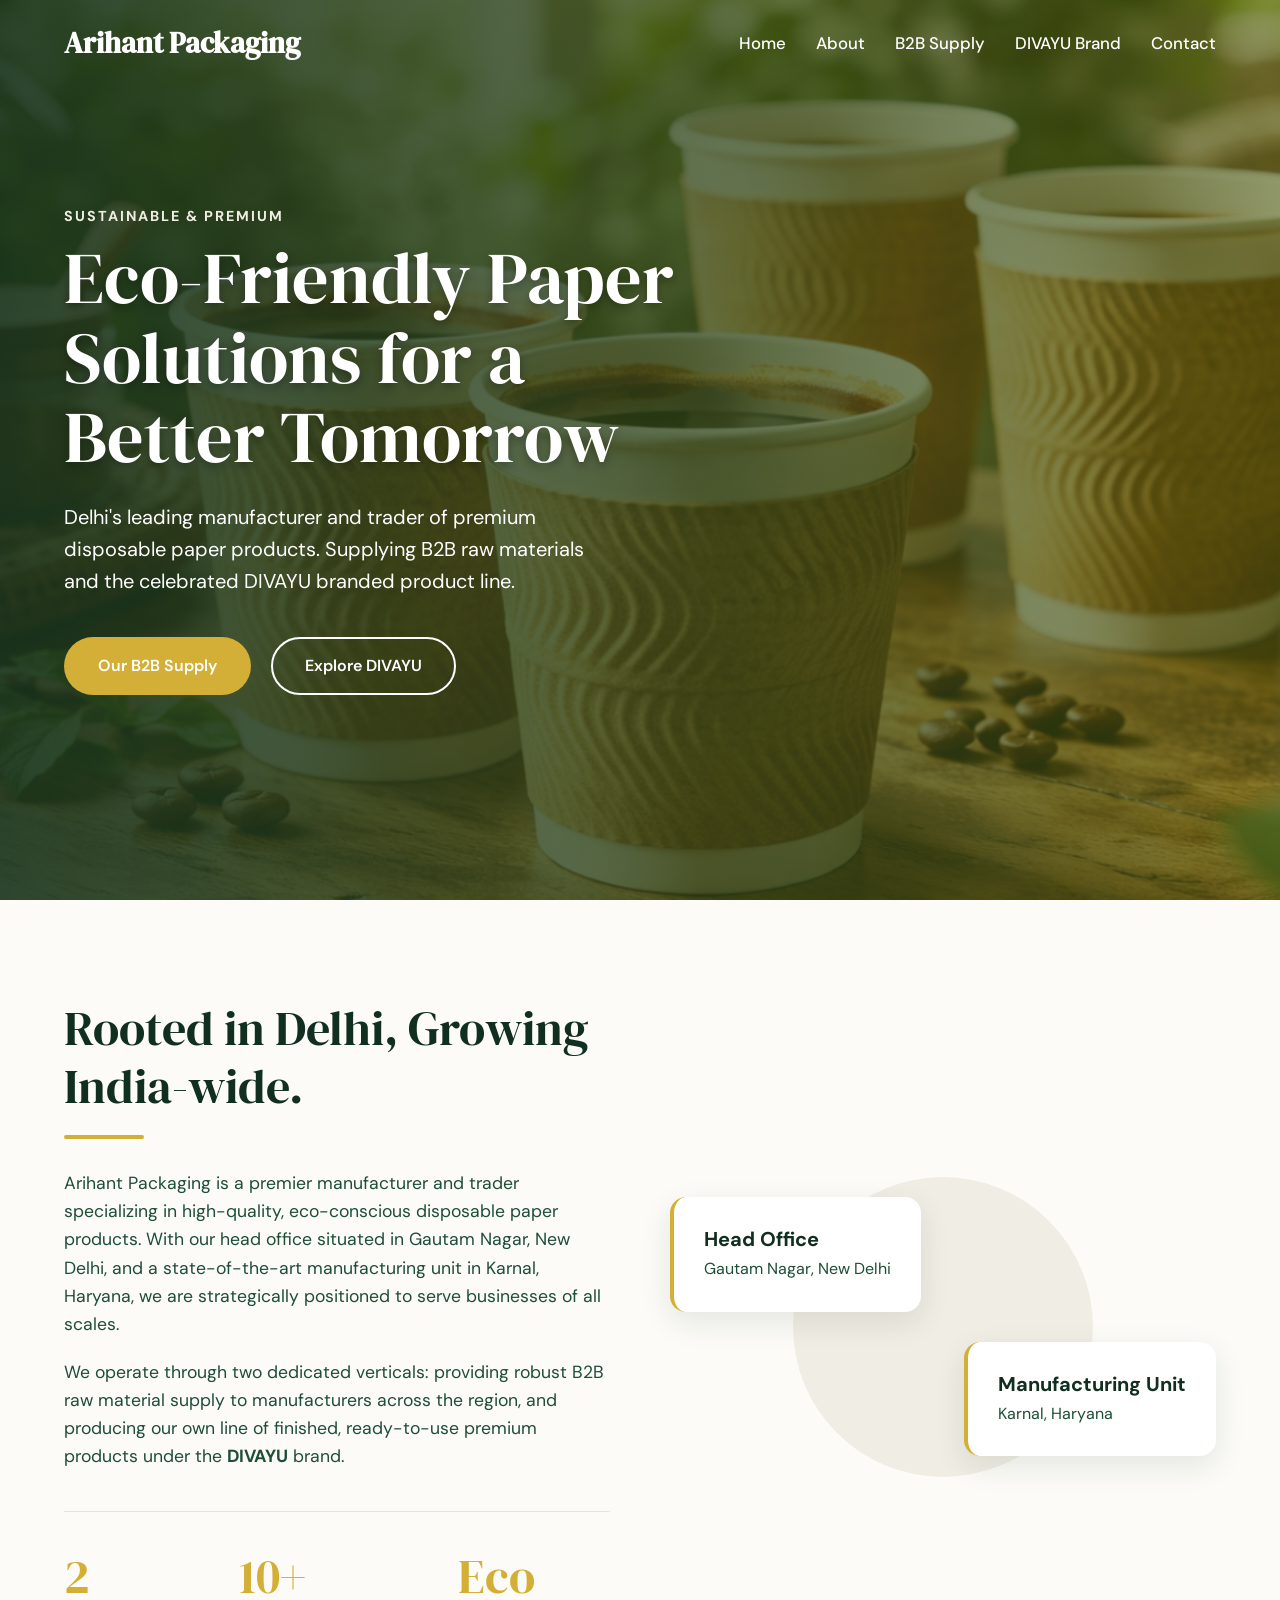
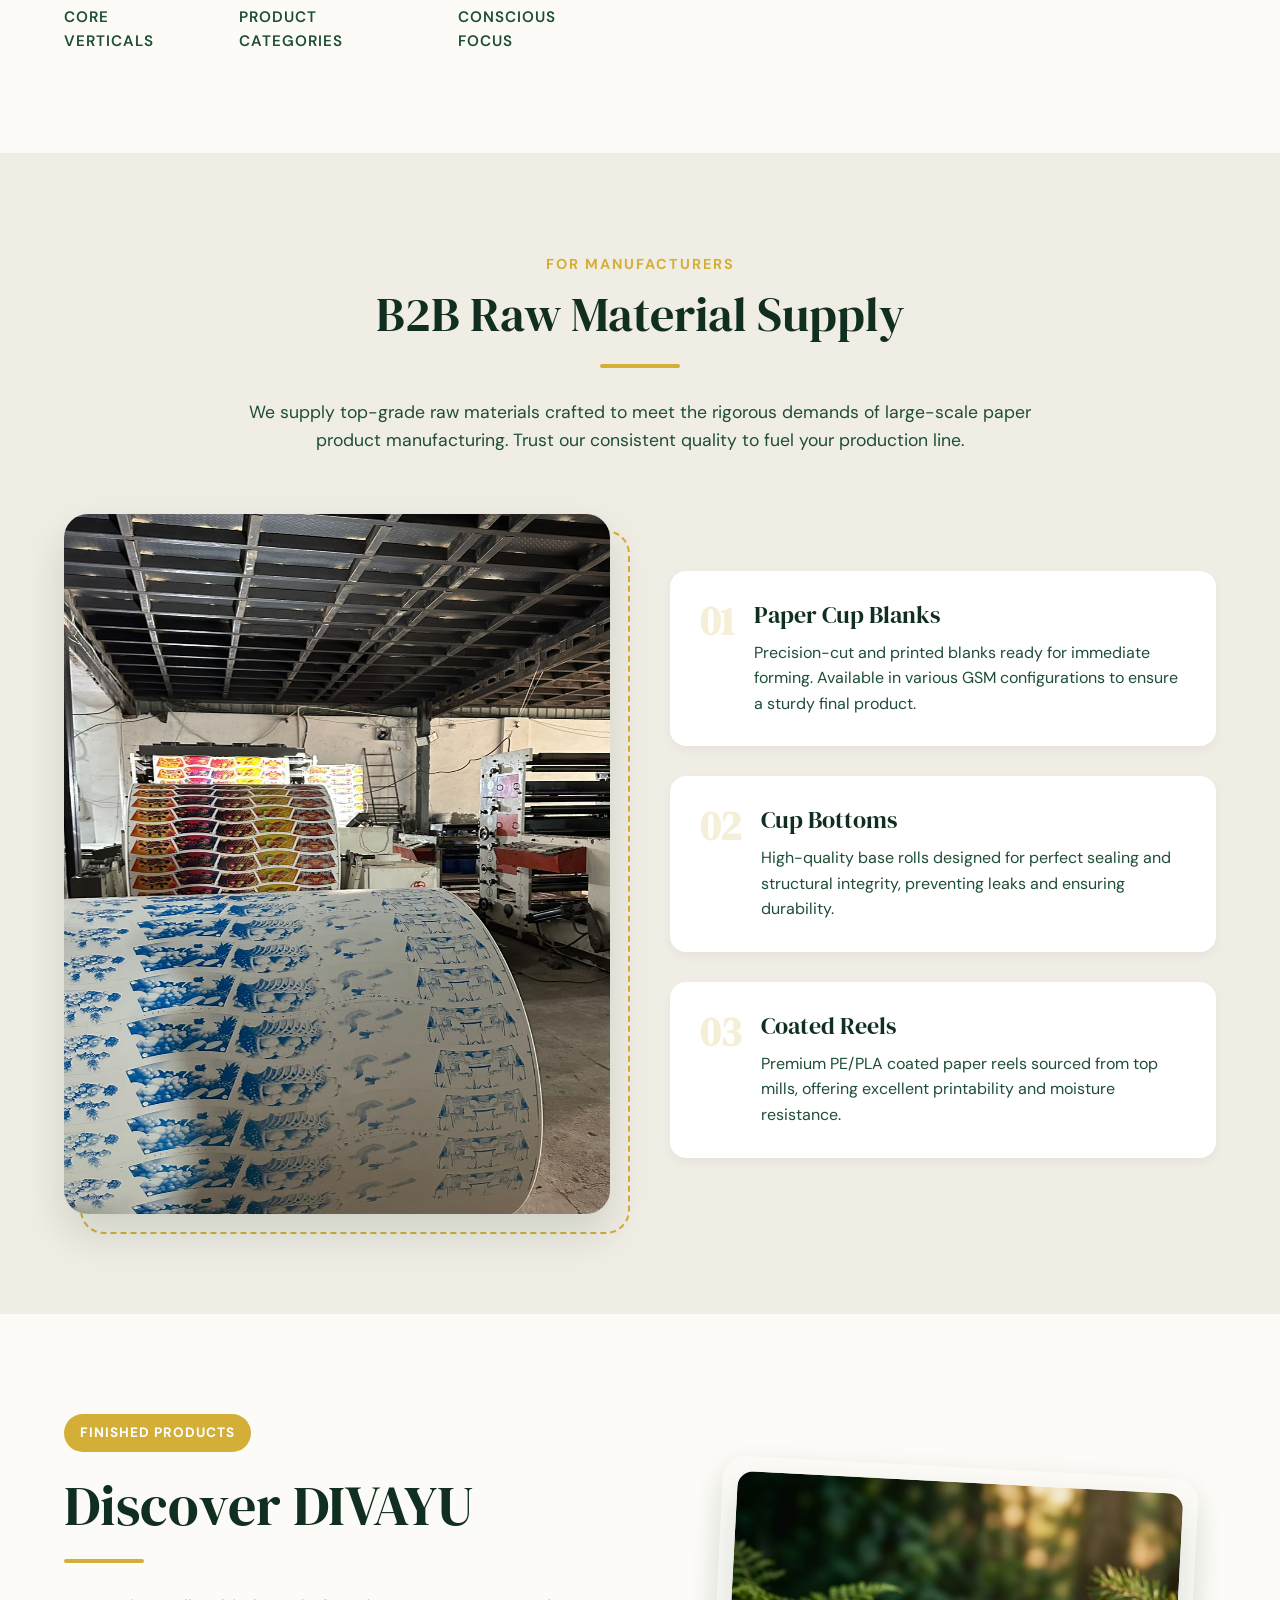
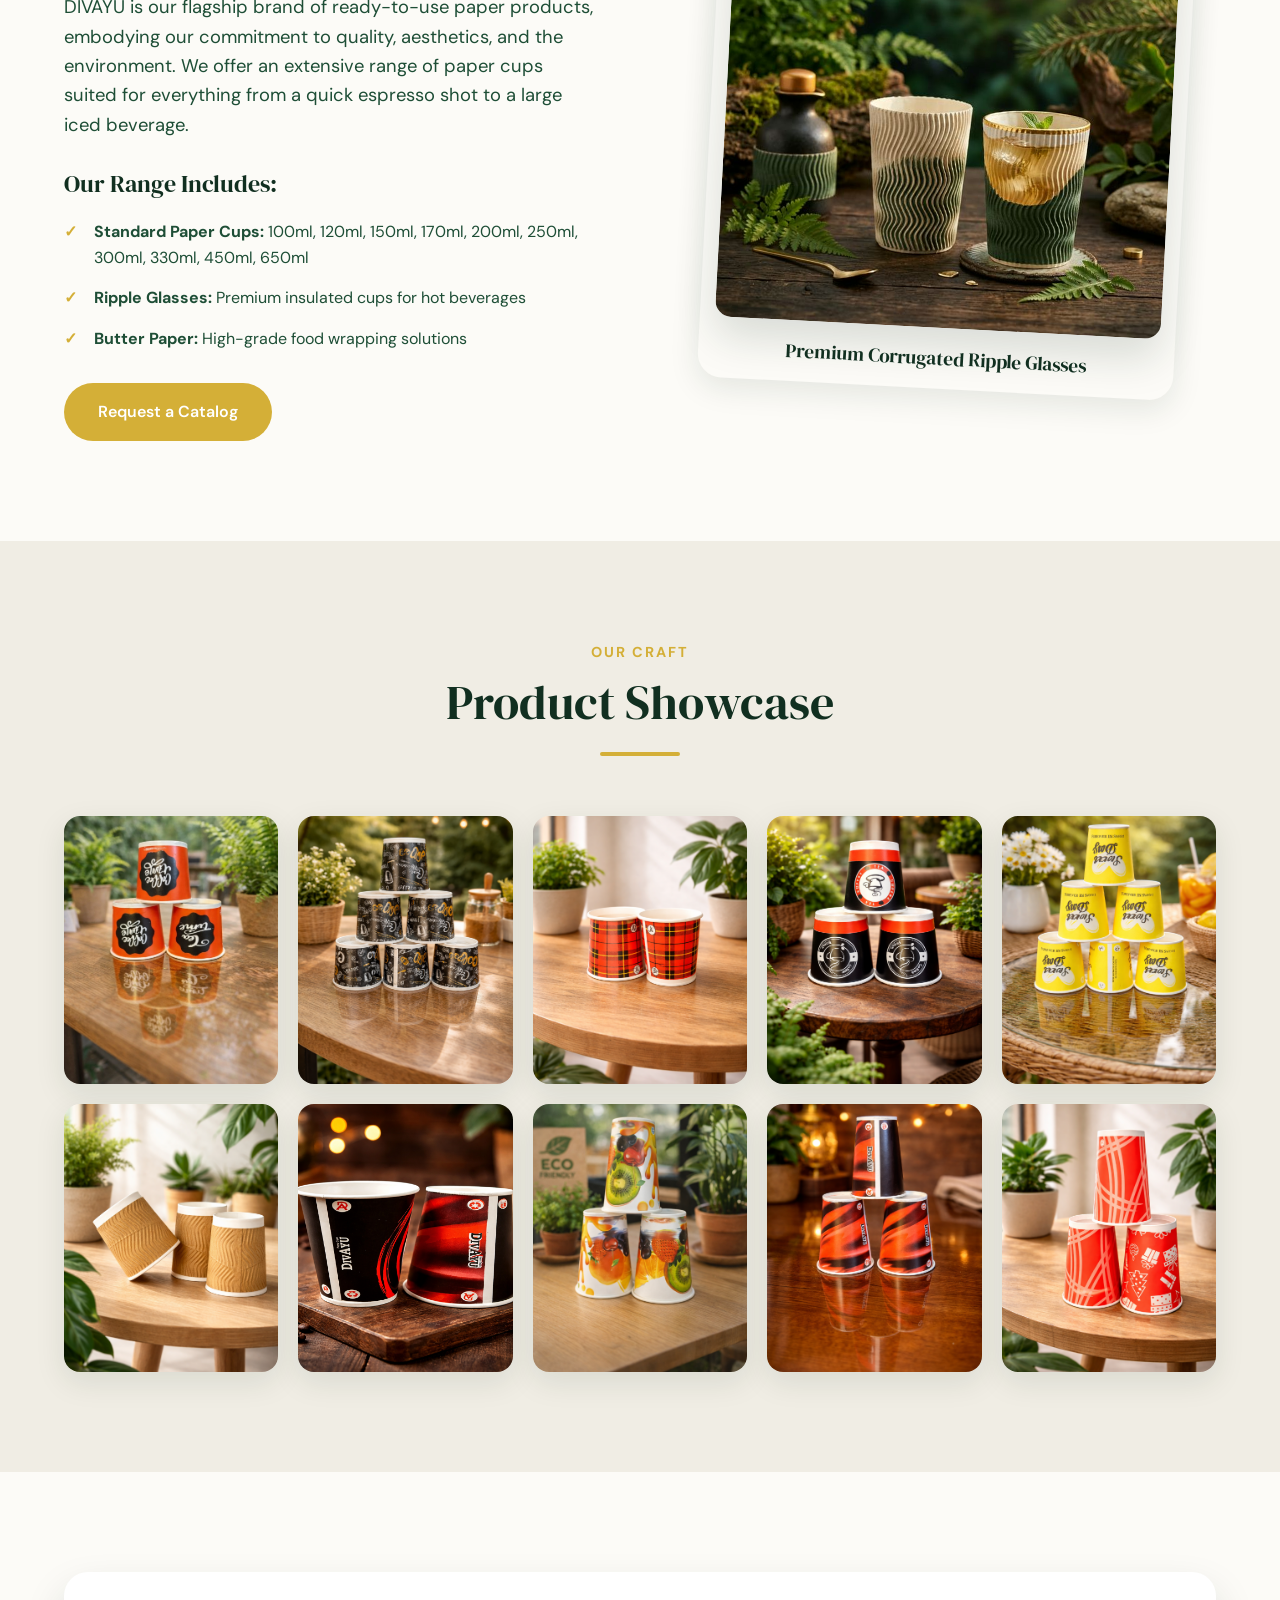
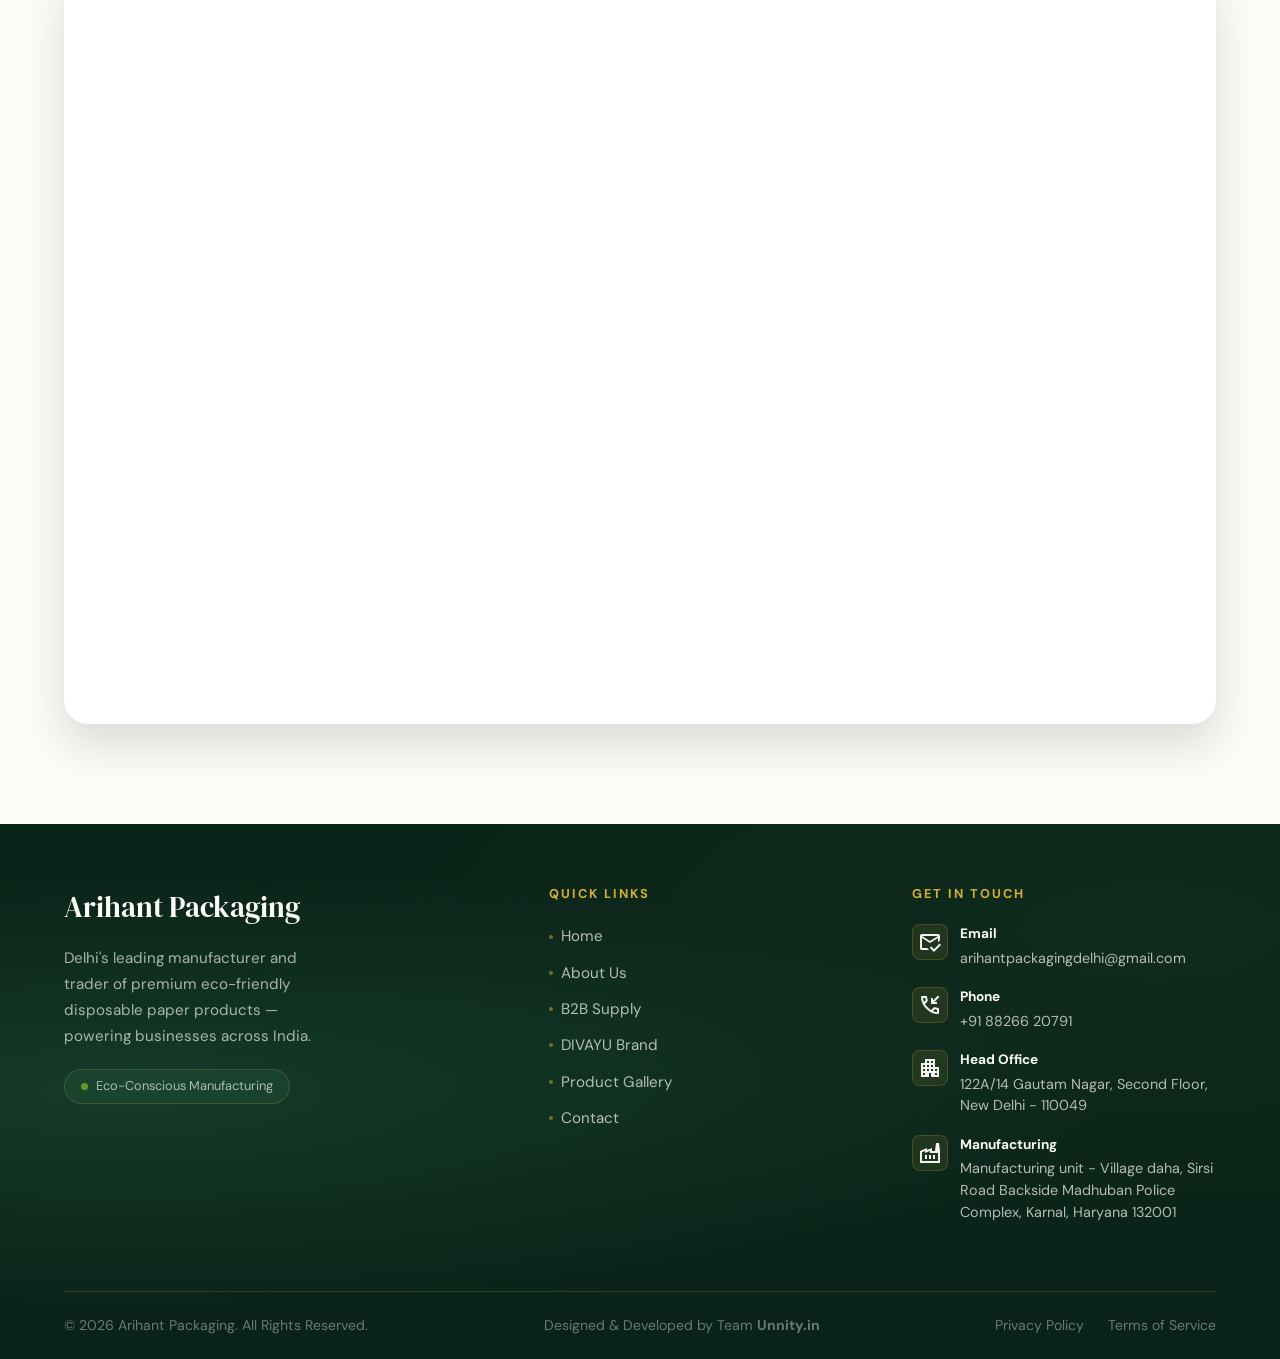
<file: index.html>
<!doctype html>
<html lang="en">
  <head>
    <meta charset="UTF-8" />
    <meta name="viewport" content="width=device-width, initial-scale=1.0" />
    <title>Arihant Packaging | Premium Paper Products</title>
    <meta
      name="description"
      content="Delhi-based manufacturer and trader of eco-friendly disposable paper products. B2B raw material supply and ready-to-use DIVAYU brand paper cups."
    />
    <!-- Google Fonts: DM Serif Display for headers, DM Sans for text -->
    <link rel="preconnect" href="https://fonts.googleapis.com" />
    <link rel="preconnect" href="https://fonts.gstatic.com" crossorigin />
    <link
      href="https://fonts.googleapis.com/css2?family=DM+Sans:ital,wght@0,400;0,500;0,700;1,400&family=DM+Serif+Display:ital@0;1&display=swap"
      rel="stylesheet"
    />
    <link rel="stylesheet" href="styles.css" />
  </head>
  <body>
    <!-- Navigation -->
    <nav class="navbar" id="navbar">
      <div class="container nav-container">
        <a href="#" class="brand-logo">Arihant Packaging</a>
        <ul class="nav-links">
          <li><a href="#home">Home</a></li>
          <li><a href="#about">About</a></li>
          <li><a href="#b2b-supply">B2B Supply</a></li>
          <li><a href="#divayu">DIVAYU Brand</a></li>
          <li><a href="#contact">Contact</a></li>
        </ul>
        <div class="mobile-menu-btn" id="mobile-menu-btn">
          <span></span>
          <span></span>
          <span></span>
        </div>
      </div>
    </nav>

    <!-- Mobile Menu -->
    <div class="mobile-menu" id="mobile-menu">
      <ul class="mobile-nav-links">
        <li><a href="#home" class="mobile-link">Home</a></li>
        <li><a href="#about" class="mobile-link">About</a></li>
        <li><a href="#b2b-supply" class="mobile-link">B2B Supply</a></li>
        <li><a href="#divayu" class="mobile-link">DIVAYU Brand</a></li>
        <li><a href="#contact" class="mobile-link">Contact</a></li>
      </ul>
    </div>

    <!-- Hero Section -->
    <header class="hero" id="home">
      <div class="hero-image-container">
        <img
          src="images/home-banner.png"
          alt="Eco-friendly Paper Cups"
          class="hero-bg-img"
        />
        <div class="hero-overlay"></div>
      </div>
      <div class="container hero-content">
        <div class="hero-text-box">
          <span class="subtitle slide-up">SUSTAINABLE & PREMIUM</span>
          <h1 class="main-title slide-up-delay">
            Eco-Friendly Paper Solutions for a Better Tomorrow
          </h1>
          <p class="hero-description slide-up-delay-2">
            Delhi's leading manufacturer and trader of premium disposable paper
            products. Supplying B2B raw materials and the celebrated DIVAYU
            branded product line.
          </p>
          <div class="hero-actions slide-up-delay-3">
            <a href="#b2b-supply" class="btn btn-primary">Our B2B Supply</a>
            <a href="#divayu" class="btn btn-secondary">Explore DIVAYU</a>
          </div>
        </div>
      </div>
    </header>

    <!-- About Section -->
    <section class="about section" id="about">
      <div class="container">
        <div class="about-grid">
          <div class="about-content">
            <h2 class="section-title">Rooted in Delhi, Growing India-wide.</h2>
            <div class="title-divider"></div>
            <p class="about-text">
              Arihant Packaging is a premier manufacturer and trader
              specializing in high-quality, eco-conscious disposable paper
              products. With our head office situated in Gautam Nagar, New
              Delhi, and a state-of-the-art manufacturing unit in Karnal,
              Haryana, we are strategically positioned to serve businesses of
              all scales.
            </p>
            <p class="about-text">
              We operate through two dedicated verticals: providing robust B2B
              raw material supply to manufacturers across the region, and
              producing our own line of finished, ready-to-use premium products
              under the <strong>DIVAYU</strong> brand.
            </p>
            <div class="stats-row">
              <div class="stat-item">
                <span class="stat-number">2</span>
                <span class="stat-label">Core Verticals</span>
              </div>
              <div class="stat-item">
                <span class="stat-number">10+</span>
                <span class="stat-label">Product Categories</span>
              </div>
              <div class="stat-item">
                <span class="stat-number">Eco</span>
                <span class="stat-label">Conscious Focus</span>
              </div>
            </div>
          </div>
          <div class="about-visual">
            <div class="visual-card visual-card-1">
              <h3>Head Office</h3>
              <p>Gautam Nagar, New Delhi</p>
            </div>
            <div class="visual-card visual-card-2">
              <h3>Manufacturing Unit</h3>
              <p>Karnal, Haryana</p>
            </div>
          </div>
        </div>
      </div>
    </section>

    <!-- B2B Supply Section -->
    <section class="b2b-supply section alternate-bg" id="b2b-supply">
      <div class="container">
        <div class="section-header center">
          <span class="subtitle">FOR MANUFACTURERS</span>
          <h2 class="section-title">B2B Raw Material Supply</h2>
          <div class="title-divider center-divider"></div>
          <p class="section-description">
            We supply top-grade raw materials crafted to meet the rigorous
            demands of large-scale paper product manufacturing. Trust our
            consistent quality to fuel your production line.
          </p>
        </div>

        <div class="b2b-grid">
          <div class="b2b-image-wrap tilt-in">
            <img
              src="images/arihant-ware.jpeg"
              alt="B2B Paper Rolls and Blanks"
              class="fluid-img border-radius-lg shadow-lg"
            />
          </div>
          <div class="b2b-materials stagger-list">
            <div class="material-card">
              <div class="material-icon">01</div>
              <div class="material-info">
                <h3>Paper Cup Blanks</h3>
                <p>
                  Precision-cut and printed blanks ready for immediate forming.
                  Available in various GSM configurations to ensure a sturdy
                  final product.
                </p>
              </div>
            </div>
            <div class="material-card">
              <div class="material-icon">02</div>
              <div class="material-info">
                <h3>Cup Bottoms</h3>
                <p>
                  High-quality base rolls designed for perfect sealing and
                  structural integrity, preventing leaks and ensuring
                  durability.
                </p>
              </div>
            </div>
            <div class="material-card">
              <div class="material-icon">03</div>
              <div class="material-info">
                <h3>Coated Reels</h3>
                <p>
                  Premium PE/PLA coated paper reels sourced from top mills,
                  offering excellent printability and moisture resistance.
                </p>
              </div>
            </div>
          </div>
        </div>
      </div>
    </section>

    <!-- DIVAYU Brand Section -->
    <section class="divayu section" id="divayu">
      <div class="container">
        <div class="divayu-layout">
          <div class="divayu-text">
            <div class="brand-badge">FINISHED PRODUCTS</div>
            <h2 class="section-title brand-title">Discover DIVAYU</h2>
            <div class="title-divider"></div>
            <p class="brand-description">
              DIVAYU is our flagship brand of ready-to-use paper products,
              embodying our commitment to quality, aesthetics, and the
              environment. We offer an extensive range of paper cups suited for
              everything from a quick espresso shot to a large iced beverage.
            </p>

            <h3 class="subsection-title">Our Range Includes:</h3>
            <ul class="product-list">
              <li>
                <strong>Standard Paper Cups:</strong> 100ml, 120ml, 150ml,
                170ml, 200ml, 250ml, 300ml, 330ml, 450ml, 650ml
              </li>
              <li>
                <strong>Ripple Glasses:</strong> Premium insulated cups for hot
                beverages
              </li>
              <li>
                <strong>Butter Paper:</strong> High-grade food wrapping
                solutions
              </li>
            </ul>

            <a href="#contact" class="btn btn-primary mt-4"
              >Request a Catalog</a
            >
          </div>
          <div class="divayu-image tilt-in-right">
            <div class="image-frame">
              <img
                src="images/ripple-glasses.png"
                alt="DIVAYU Ripple Glasses"
                class="fluid-img shadow-lg"
              />
              <div class="image-caption">Premium Corrugated Ripple Glasses</div>
            </div>
          </div>
        </div>
      </div>
    </section>

    <!-- Gallery Section -->
    <section class="gallery section alternate-bg" id="gallery">
      <div class="container">
        <div class="section-header center">
          <span class="subtitle">OUR CRAFT</span>
          <h2 class="section-title">Product Showcase</h2>
          <div class="title-divider center-divider"></div>
        </div>
        <div class="gallery-grid">
          <div class="gallery-item tilt-item">
            <img src="images/150ml.png" alt="Eco Cups" />
            <div class="gallery-overlay">
              <h4>150 ml</h4>
            </div>
          </div>
          <div class="gallery-item tilt-item">
            <img src="images/150ml_2.png" alt="Ripple Glasses" />
            <div class="gallery-overlay">
              <h4>150 ml</h4>
            </div>
          </div>
          <div class="gallery-item tilt-item">
            <img src="images/170ml.png" alt="Raw Materials" />
            <div class="gallery-overlay">
              <h4>170 ml</h4>
            </div>
          </div>
          <div class="gallery-item tilt-item">
            <img src="images/200ml.png" alt="Raw Materials" />
            <div class="gallery-overlay">
              <h4>200 ml</h4>
            </div>
          </div>
          <div class="gallery-item tilt-item">
            <img src="images/200ml_2.png" alt="Raw Materials" />
            <div class="gallery-overlay">
              <h4>200 ml</h4>
            </div>
          </div>
          <div class="gallery-item tilt-item">
            <img src="images/200ml_ripple_glass.png" alt="Raw Materials" />
            <div class="gallery-overlay">
              <h4>200 ml</h4>
            </div>
          </div>
          <div class="gallery-item tilt-item">
            <img src="images/300ml.png" alt="Raw Materials" />
            <div class="gallery-overlay">
              <h4>300 ml</h4>
            </div>
          </div>
          <div class="gallery-item tilt-item">
            <img src="images/300_2ml.png" alt="Raw Materials" />
            <div class="gallery-overlay">
              <h4>300 ml</h4>
            </div>
          </div>
          <div class="gallery-item tilt-item">
            <img src="images/300ml_2.png" alt="Raw Materials" />
            <div class="gallery-overlay">
              <h4>300 ml</h4>
            </div>
          </div>
          <div class="gallery-item tilt-item">
            <img src="images/450ml.png" alt="Raw Materials" />
            <div class="gallery-overlay">
              <h4>450 ml</h4>
            </div>
          </div>
        </div>
      </div>
    </section>

    <!-- Contact Section -->
    <section class="contact section" id="contact">
      <div class="container">
        <div class="contact-wrapper">
          <div class="contact-info">
            <h2 class="section-title">Get in Touch</h2>
            <div class="title-divider"></div>
            <p class="contact-intro">
              Whether you are a manufacturer needing reliable raw material
              supply or a business looking for high-quality disposable cups,
              let's connect.
            </p>

            <div class="contact-details">
              <div class="contact-method">
                <div class="contact-icon">✉</div>
                <div class="contact-text">
                  <strong>Email Us</strong>
                  <a href="mailto:arihantpackagingdelhi@gmail.com"
                    >arihantpackagingdelhi@gmail.com</a
                  >
                </div>
              </div>

              <div class="contact-method">
                <div class="contact-icon">🏢</div>
                <div class="contact-text">
                  <strong>Head Office</strong>
                  <span>Gautam Nagar, New Delhi</span>
                </div>
              </div>

              <div class="contact-method">
                <div class="contact-icon">🏭</div>
                <div class="contact-text">
                  <strong>Manufacturing Unit</strong>
                  <span>Karnal, Haryana</span>
                </div>
              </div>
            </div>
          </div>

          <div class="contact-form-container">
            <form class="contact-form">
              <h3 class="form-title">Send an Enquiry</h3>
              <div class="form-group">
                <label for="name">Full Name *</label>
                <input type="text" id="name" required placeholder="Your Name" />
              </div>
              <div class="form-group">
                <label for="email">Email Address *</label>
                <input
                  type="email"
                  id="email"
                  required
                  placeholder="Your Email"
                />
              </div>
              <div class="form-group">
                <label for="interest">Interested In</label>
                <select id="interest">
                  <option>B2B Raw Materials</option>
                  <option>DIVAYU Paper Cups</option>
                  <option>Ripple Glasses</option>
                  <option>Other / General Enquiry</option>
                </select>
              </div>
              <div class="form-group">
                <label for="message">Message</label>
                <textarea
                  id="message"
                  rows="4"
                  placeholder="How can we help your business?"
                ></textarea>
              </div>
              <button type="submit" class="btn btn-primary submit-btn">
                Submit Enquiry
              </button>
              <div class="success-msg">
                <p>Thank you for your enquiry! We will get back to you soon.</p>
              </div>
            </form>
          </div>
        </div>
      </div>
    </section>

    <footer class="footer" id="footer">
      <div class="footer-container">
        <div class="footer-grid">
          <!-- Col 1: Brand -->
          <div class="footer-brand">
            <a href="#" class="footer-logo">Arihant Packaging</a>
            <p class="footer-tagline">
              Delhi's leading manufacturer and trader of premium eco-friendly
              disposable paper products — powering businesses across India.
            </p>
            <div class="footer-eco-badge">
              <span class="footer-eco-dot"></span>
              Eco-Conscious Manufacturing
            </div>
          </div>

          <!-- Col 2: Quick Links -->
          <div class="footer-col">
            <p class="footer-col-title">Quick Links</p>
            <ul class="footer-links">
              <li><a href="#home">Home</a></li>
              <li><a href="#about">About Us</a></li>
              <li><a href="#b2b-supply">B2B Supply</a></li>
              <li><a href="#divayu">DIVAYU Brand</a></li>
              <li><a href="#gallery">Product Gallery</a></li>
              <li><a href="#contact">Contact</a></li>
            </ul>
          </div>

          <!-- Col 3: Contact -->
          <div class="footer-col">
            <p class="footer-col-title">Get in Touch</p>
            <div class="footer-contact-item">
              <div class="footer-contact-icon">
                <svg
                  xmlns="http://www.w3.org/2000/svg"
                  height="24px"
                  viewBox="0 -960 960 960"
                  width="24px"
                  fill="#F3F3F3"
                >
                  <path
                    d="M638-80 468-250l56-56 114 114 226-226 56 56L638-80ZM480-520l320-200H160l320 200Zm0 80L160-640v400h206l80 80H160q-33 0-56.5-23.5T80-240v-480q0-33 23.5-56.5T160-800h640q33 0 56.5 23.5T880-720v174l-80 80v-174L480-440Zm0 0Zm0-80Zm0 80Z"
                  />
                </svg>
              </div>
              <div class="footer-contact-text">
                <strong>Email</strong>
                arihantpackagingdelhi@gmail.com
              </div>
            </div>
            <div class="footer-contact-item">
              <div class="footer-contact-icon">
                <svg
                  xmlns="http://www.w3.org/2000/svg"
                  height="24px"
                  viewBox="0 -960 960 960"
                  width="24px"
                  fill="#F3F3F3"
                >
                  <path
                    d="M520-520v-240h80v104l200-200 56 56-200 200h104v80H520Zm278 400q-125 0-247-54.5T329-329Q229-429 174.5-551T120-798q0-18 12-30t30-12h162q14 0 25 9.5t13 22.5l26 140q2 16-1 27t-11 19l-97 98q20 37 47.5 71.5T387-386q31 31 65 57.5t72 48.5l94-94q9-9 23.5-13.5T670-390l138 28q14 4 23 14.5t9 23.5v162q0 18-12 30t-30 12ZM241-600l66-66-17-94h-89q5 41 14 81t26 79Zm358 358q39 17 79.5 27t81.5 13v-88l-94-19-67 67ZM241-600Zm358 358Z"
                  />
                </svg>
              </div>
              <div class="footer-contact-text">
                <strong>Phone </strong>
                +91 88266 20791
              </div>
            </div>
            <div class="footer-contact-item">
              <div class="footer-contact-icon">
                <svg
                  xmlns="http://www.w3.org/2000/svg"
                  height="24px"
                  viewBox="0 -960 960 960"
                  width="24px"
                  fill="#F3F3F3"
                >
                  <path
                    d="M120-120v-560h160v-160h400v320h160v400H520v-160h-80v160H120Zm80-80h80v-80h-80v80Zm0-160h80v-80h-80v80Zm0-160h80v-80h-80v80Zm160 160h80v-80h-80v80Zm0-160h80v-80h-80v80Zm0-160h80v-80h-80v80Zm160 320h80v-80h-80v80Zm0-160h80v-80h-80v80Zm0-160h80v-80h-80v80Zm160 480h80v-80h-80v80Zm0-160h80v-80h-80v80Z"
                  />
                </svg>
              </div>
              <div class="footer-contact-text">
                <strong>Head Office</strong>
                122A/14 Gautam Nagar, Second Floor, New Delhi - 110049
              </div>
            </div>
            <div class="footer-contact-item">
              <div class="footer-contact-icon">
                <svg
                  xmlns="http://www.w3.org/2000/svg"
                  height="24px"
                  viewBox="0 -960 960 960"
                  width="24px"
                  fill="#F3F3F3"
                >
                  <path
                    d="M80-80v-481l280-119v80l200-80v120h320v480H80Zm80-80h640v-320H480v-82l-200 80v-78l-120 53v347Zm280-80h80v-160h-80v160Zm-160 0h80v-160h-80v160Zm320 0h80v-160h-80v160Zm280-320H680l40-320h120l40 320ZM160-160h640-640Z"
                  />
                </svg>
              </div>
              <div class="footer-contact-text">
                <strong>Manufacturing</strong>
                Manufacturing unit - Village daha, Sirsi Road Backside Madhuban
                Police Complex, Karnal, Haryana 132001
              </div>
            </div>
          </div>
        </div>

        <div class="footer-bottom">
          <p>&copy; 2026 Arihant Packaging. All Rights Reserved.</p>
          <p>
            Designed & Developed by Team
            <a href="https://unnity.in" target="_blank"
              ><strong>Unnity.in</strong></a
            >
          </p>
          <div class="footer-bottom-links">
            <a href="privacy-policy.html">Privacy Policy</a>
            <a href="terms-and-conditions.html">Terms of Service</a>
          </div>
        </div>
      </div>
    </footer>

    <script src="script.js"></script>
  </body>
</html>
</file>
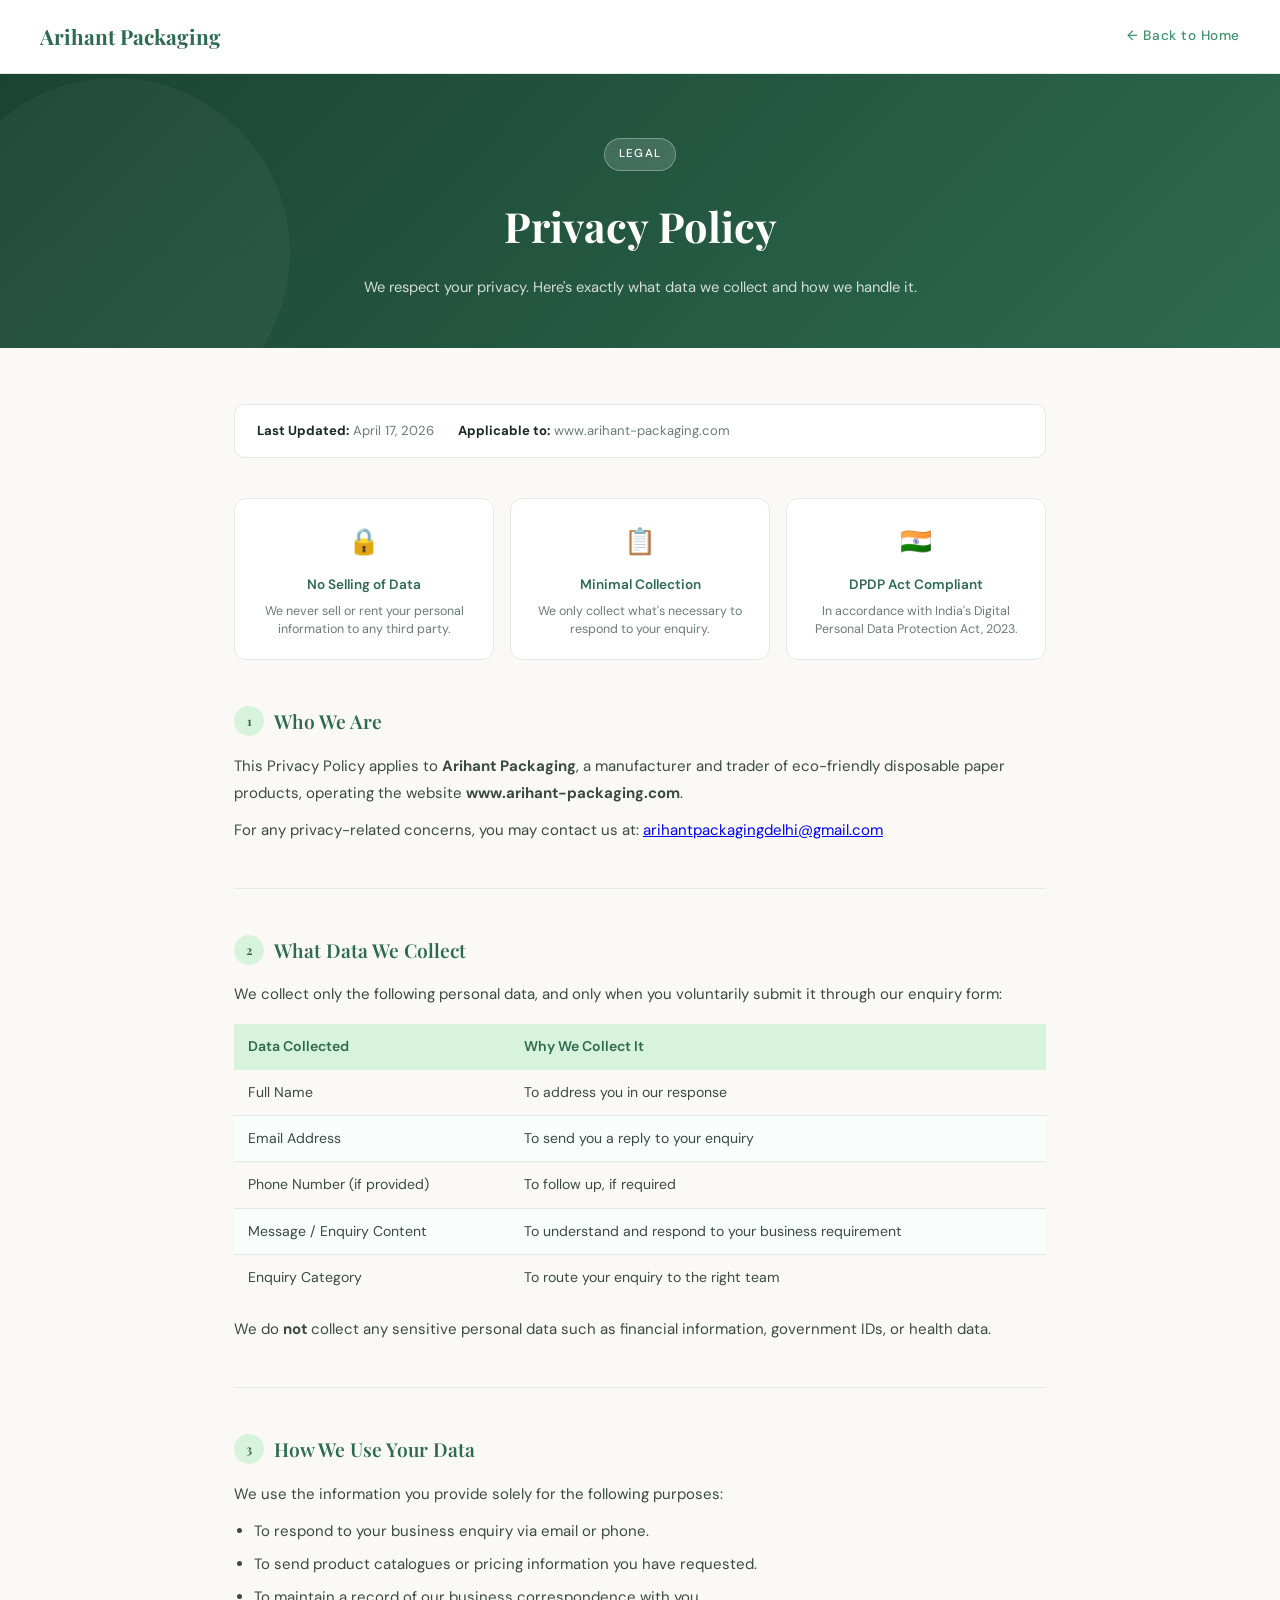
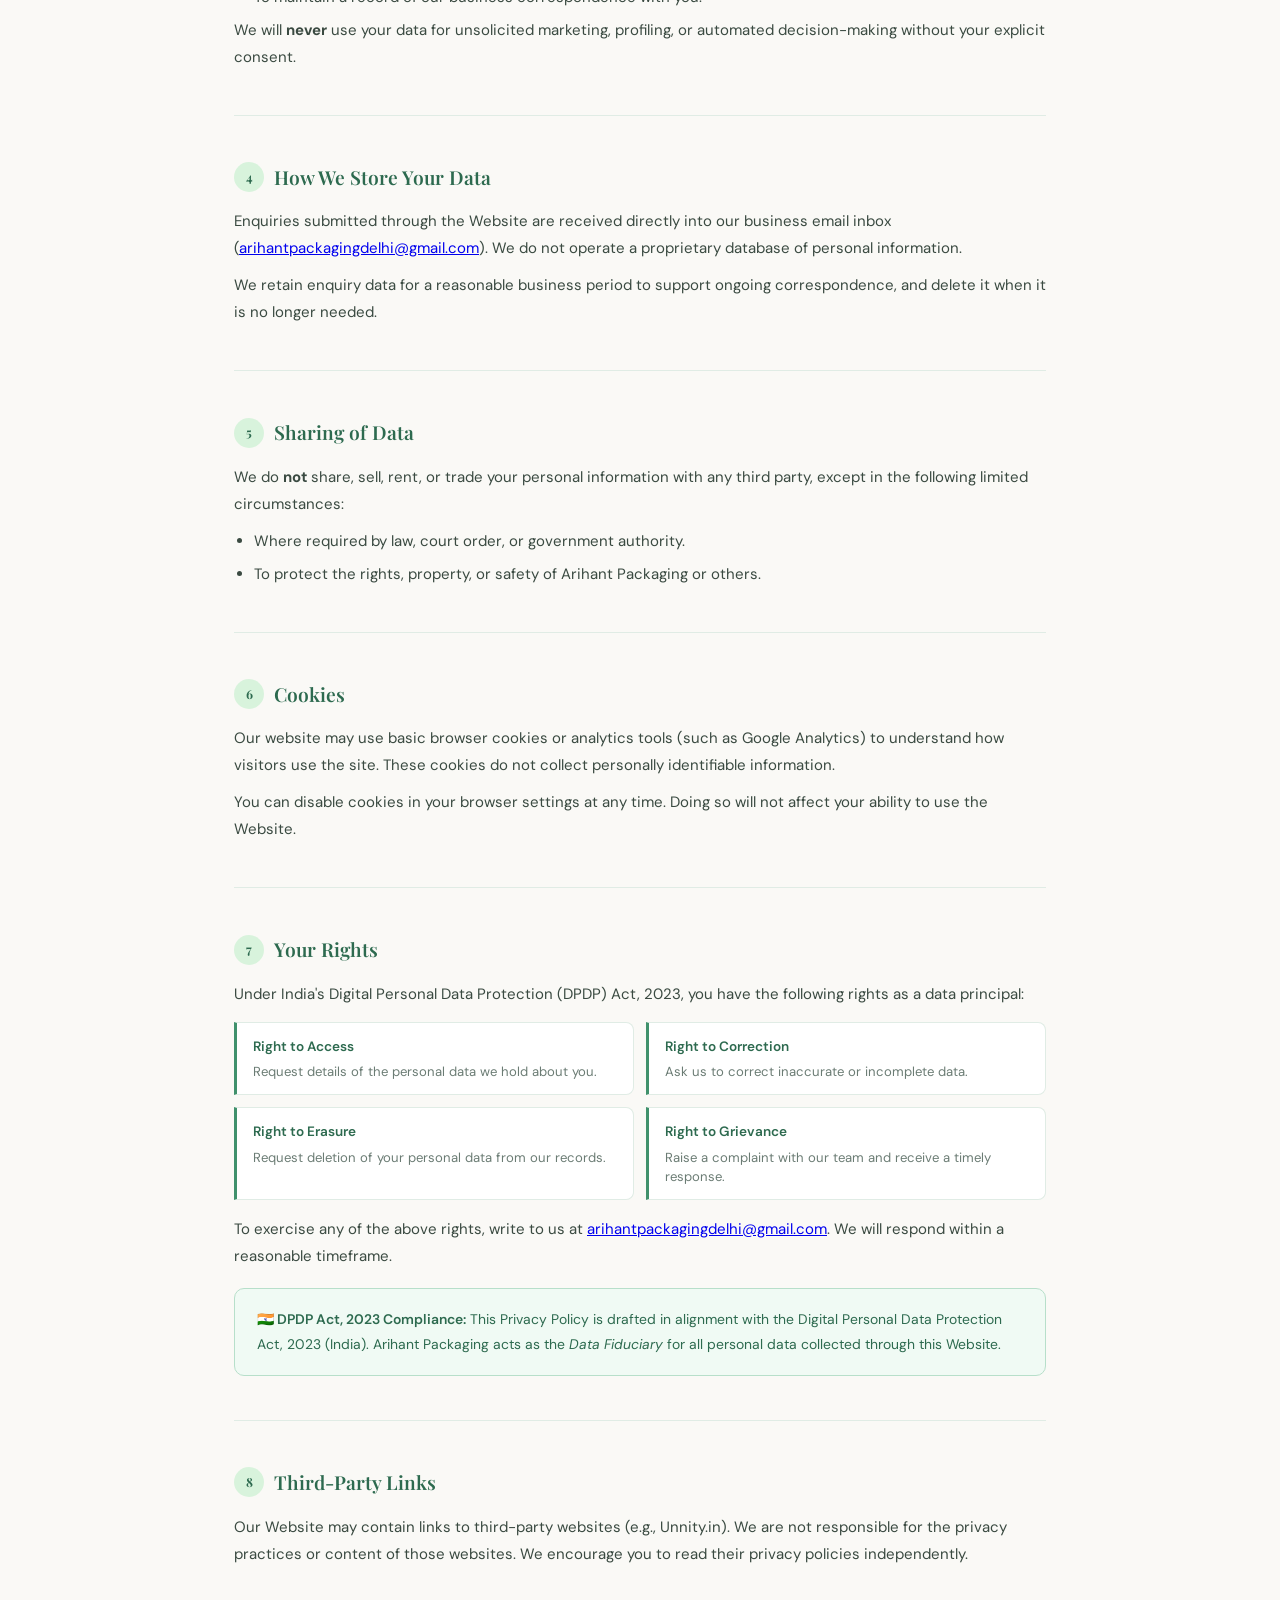
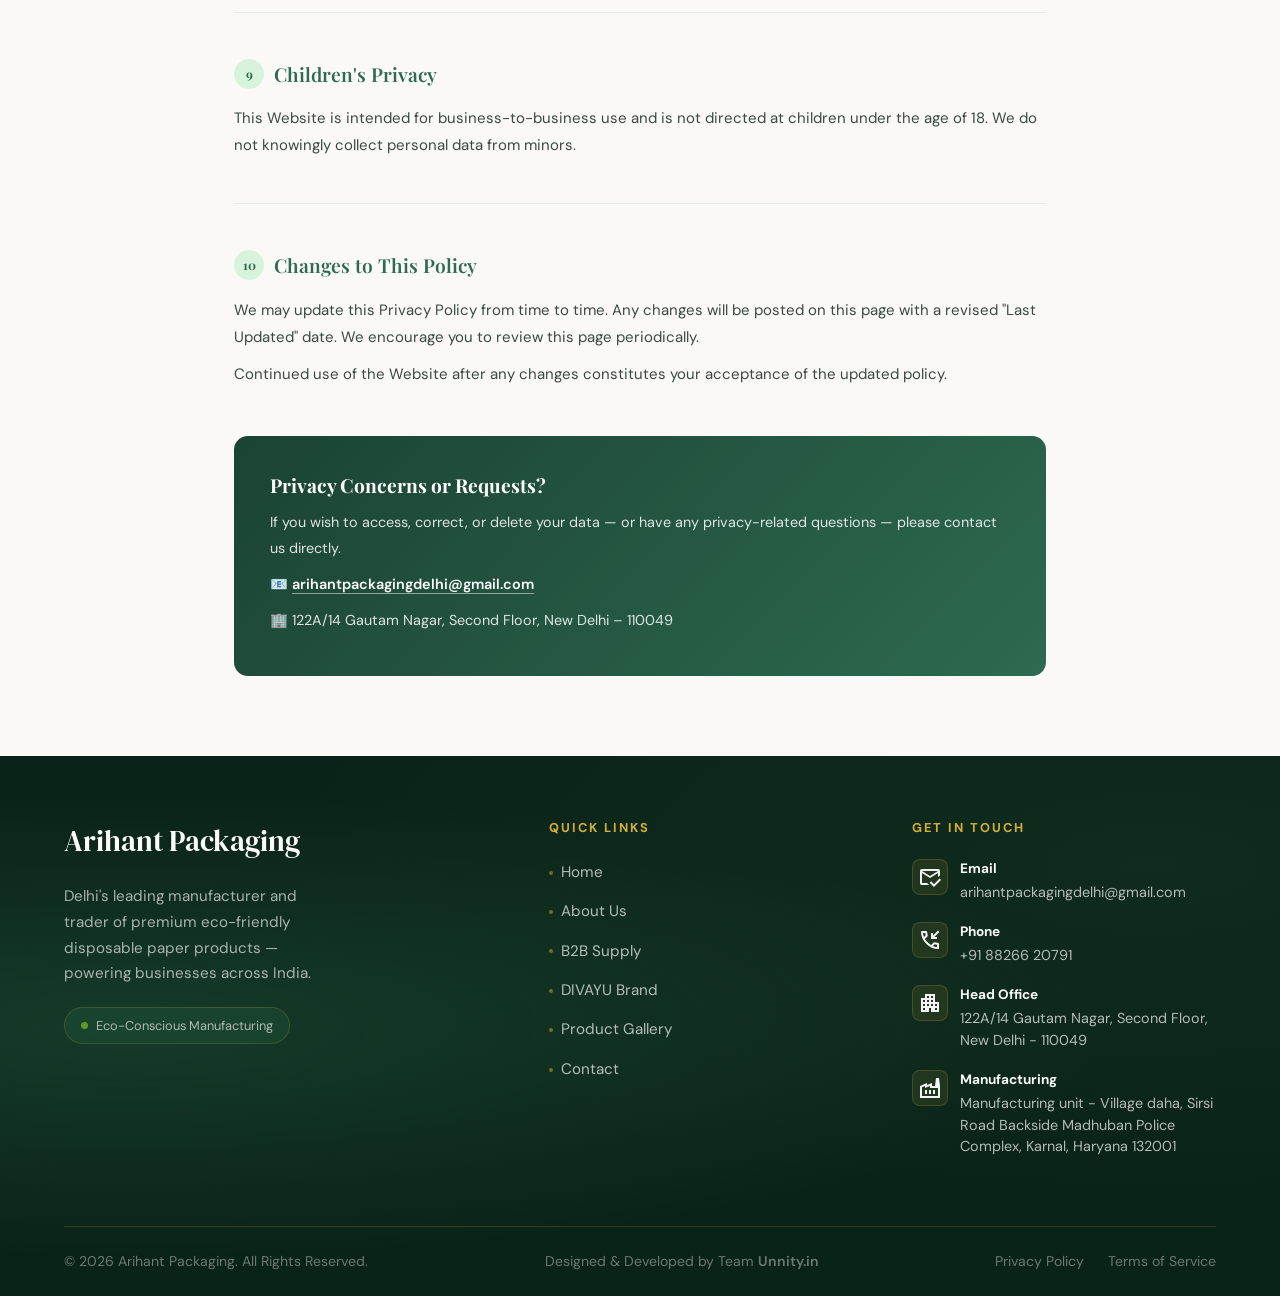
<file: privacy-policy.html>
<!doctype html>
<html lang="en">
  <head>
    <meta charset="UTF-8" />
    <meta name="viewport" content="width=device-width, initial-scale=1.0" />
    <title>Privacy Policy | Arihant Packaging</title>
    <link rel="preconnect" href="https://fonts.googleapis.com" />
    <link
      href="https://fonts.googleapis.com/css2?family=Playfair+Display:wght@600;700&family=DM+Sans:wght@300;400;500&family=DM+Serif+Display&display=swap"
      rel="stylesheet"
    />
    <style>
      :root {
        --green: #2d6a4f;
        --green-light: #40916c;
        --green-pale: #d8f3dc;
        --cream: #faf9f6;
        --text: #1b2a22;
        --muted: #6b7c74;
        --border: #e0ece5;

        /* Main site tokens — hardcoded for this standalone page */
        --color-bg-primary: #fcfbf7;
        --color-terracotta: #d4af37;
        --font-heading: "DM Serif Display", serif;
      }
      * {
        margin: 0;
        padding: 0;
        box-sizing: border-box;
      }
      body {
        font-family: "DM Sans", sans-serif;
        background: var(--cream);
        color: var(--text);
        font-size: 15px;
        line-height: 1.8;
      }

      nav {
        background: #fff;
        border-bottom: 1px solid var(--border);
        padding: 18px 40px;
        display: flex;
        align-items: center;
        justify-content: space-between;
        position: sticky;
        top: 0;
        z-index: 100;
      }
      .nav-logo {
        font-family: "Playfair Display", serif;
        font-size: 1.3rem;
        color: var(--green);
        text-decoration: none;
        font-weight: 700;
      }
      .nav-link {
        color: var(--green-light);
        text-decoration: none;
        font-size: 0.85rem;
        font-weight: 500;
        letter-spacing: 0.04em;
      }
      .nav-link:hover {
        text-decoration: underline;
      }

      .hero {
        background: linear-gradient(135deg, #1b4332 0%, var(--green) 100%);
        color: white;
        padding: 64px 40px 48px;
        text-align: center;
        position: relative;
        overflow: hidden;
      }
      .hero::before {
        content: "";
        position: absolute;
        width: 350px;
        height: 350px;
        background: rgba(255, 255, 255, 0.04);
        border-radius: 50%;
        bottom: -80px;
        left: -60px;
      }
      .hero-tag {
        display: inline-block;
        background: rgba(255, 255, 255, 0.15);
        border: 1px solid rgba(255, 255, 255, 0.3);
        color: #fff;
        font-size: 0.72rem;
        font-weight: 500;
        letter-spacing: 0.12em;
        text-transform: uppercase;
        padding: 5px 14px;
        border-radius: 20px;
        margin-bottom: 18px;
      }
      .hero h1 {
        font-family: "Playfair Display", serif;
        font-size: 2.6rem;
        font-weight: 700;
        margin-bottom: 10px;
      }
      .hero p {
        color: rgba(255, 255, 255, 0.8);
        font-size: 0.92rem;
      }

      .wrapper {
        max-width: 860px;
        margin: 0 auto;
        padding: 56px 24px 80px;
      }

      .meta-bar {
        display: flex;
        align-items: center;
        gap: 24px;
        background: #fff;
        border: 1px solid var(--border);
        border-radius: 10px;
        padding: 14px 22px;
        margin-bottom: 40px;
        font-size: 0.82rem;
        color: var(--muted);
      }
      .meta-bar span strong {
        color: var(--text);
      }

      .commitment-grid {
        display: grid;
        grid-template-columns: repeat(3, 1fr);
        gap: 16px;
        margin-bottom: 44px;
      }
      .commit-card {
        background: #fff;
        border: 1px solid var(--border);
        border-radius: 12px;
        padding: 20px 18px;
        text-align: center;
      }
      .commit-card .icon {
        font-size: 1.6rem;
        margin-bottom: 8px;
      }
      .commit-card h4 {
        font-size: 0.85rem;
        font-weight: 600;
        color: var(--green);
        margin-bottom: 4px;
      }
      .commit-card p {
        font-size: 0.78rem;
        color: var(--muted);
        line-height: 1.5;
      }

      .section {
        margin-bottom: 44px;
      }
      .section-number {
        display: inline-flex;
        align-items: center;
        justify-content: center;
        width: 30px;
        height: 30px;
        background: var(--green-pale);
        color: var(--green);
        font-weight: 700;
        font-size: 0.78rem;
        border-radius: 50%;
        margin-right: 10px;
        flex-shrink: 0;
      }
      .section h2 {
        font-family: "Playfair Display", serif;
        font-size: 1.2rem;
        font-weight: 600;
        color: var(--green);
        margin-bottom: 14px;
        display: flex;
        align-items: center;
      }
      .section p {
        color: #3a4a41;
        margin-bottom: 10px;
      }
      .section ul {
        padding-left: 20px;
      }
      .section ul li {
        color: #3a4a41;
        margin-bottom: 6px;
      }

      .data-table {
        width: 100%;
        border-collapse: collapse;
        margin: 16px 0;
        font-size: 0.88rem;
      }
      .data-table th {
        background: var(--green-pale);
        color: var(--green);
        padding: 10px 14px;
        text-align: left;
        font-weight: 600;
      }
      .data-table td {
        padding: 10px 14px;
        border-bottom: 1px solid var(--border);
        vertical-align: top;
        color: #3a4a41;
      }
      .data-table tr:last-child td {
        border-bottom: none;
      }
      .data-table tr:nth-child(even) td {
        background: #f9fdfb;
      }

      hr.divider {
        border: none;
        border-top: 1px solid var(--border);
        margin: 0 0 44px;
      }

      .rights-grid {
        display: grid;
        grid-template-columns: 1fr 1fr;
        gap: 12px;
        margin-top: 14px;
      }
      .right-item {
        background: #fff;
        border: 1px solid var(--border);
        border-left: 3px solid var(--green-light);
        border-radius: 0 8px 8px 0;
        padding: 12px 16px;
      }
      .right-item h5 {
        font-size: 0.85rem;
        font-weight: 600;
        color: var(--green);
        margin-bottom: 3px;
      }
      .right-item p {
        font-size: 0.82rem;
        color: var(--muted);
        margin-bottom: 0;
        line-height: 1.5;
      }

      .dpdp-notice {
        background: #f0faf4;
        border: 1px solid #b7dfca;
        border-radius: 10px;
        padding: 18px 22px;
        margin: 18px 0;
        font-size: 0.87rem;
        color: var(--green);
      }
      .dpdp-notice strong {
        font-weight: 600;
      }

      .contact-box {
        background: linear-gradient(135deg, #1b4332 0%, var(--green) 100%);
        border-radius: 14px;
        padding: 32px 36px;
        color: white;
        margin-top: 48px;
      }
      .contact-box h3 {
        font-family: "Playfair Display", serif;
        font-size: 1.2rem;
        margin-bottom: 8px;
      }
      .contact-box p {
        color: rgba(255, 255, 255, 0.85);
        font-size: 0.9rem;
        margin-bottom: 10px;
      }
      .contact-box a {
        color: #fff;
        font-weight: 600;
        text-decoration: none;
        border-bottom: 1px solid rgba(255, 255, 255, 0.5);
      }

      @media (max-width: 600px) {
        .commitment-grid {
          grid-template-columns: 1fr;
        }
        .rights-grid {
          grid-template-columns: 1fr;
        }
        .hero h1 {
          font-size: 1.9rem;
        }
        nav {
          padding: 14px 18px;
        }
      }

      /* =============================================
         FOOTER — matches main site exactly
         ============================================= */
      .footer {
        background-color: #0a2318;
        background-image:
          radial-gradient(
            ellipse at 10% 50%,
            rgba(30, 78, 54, 0.55) 0%,
            transparent 60%
          ),
          radial-gradient(
            ellipse at 90% 20%,
            rgba(17, 47, 32, 0.7) 0%,
            transparent 55%
          );
        color: #fcfbf7;
        padding: 60px 0 0;
      }

      .footer-container {
        width: 90%;
        max-width: 1280px;
        margin: 0 auto;
      }

      .footer-grid {
        display: grid;
        grid-template-columns: 1.4fr 1fr 1fr;
        gap: 60px;
        padding-bottom: 50px;
        border-bottom: 1px solid rgba(212, 175, 55, 0.2);
      }

      .footer-logo {
        font-family: "DM Serif Display", serif;
        font-size: 1.8rem;
        color: #fcfbf7;
        display: block;
        margin-bottom: 16px;
        text-decoration: none;
      }

      .footer-tagline {
        font-size: 0.95rem;
        line-height: 1.7;
        color: rgba(252, 251, 247, 0.65);
        max-width: 280px;
      }

      .footer-eco-badge {
        display: inline-flex;
        align-items: center;
        gap: 8px;
        background: rgba(30, 78, 54, 0.5);
        border: 1px solid rgba(212, 175, 55, 0.2);
        border-radius: 50px;
        padding: 6px 16px;
        font-size: 0.8rem;
        color: rgba(252, 251, 247, 0.65);
        margin-top: 20px;
      }

      .footer-eco-dot {
        width: 7px;
        height: 7px;
        border-radius: 50%;
        background: #639922;
        flex-shrink: 0;
      }

      .footer-col-title {
        font-size: 0.8rem;
        font-weight: 700;
        letter-spacing: 2px;
        text-transform: uppercase;
        color: #d4af37;
        margin-bottom: 20px;
      }

      .footer-links {
        display: flex;
        flex-direction: column;
        gap: 12px;
        list-style: none;
      }

      .footer-links a {
        font-size: 0.95rem;
        color: rgba(252, 251, 247, 0.7);
        text-decoration: none;
        display: flex;
        align-items: center;
        gap: 8px;
        transition: color 0.2s ease;
      }

      .footer-links a::before {
        content: "";
        display: inline-block;
        width: 4px;
        height: 4px;
        border-radius: 50%;
        background: #d4af37;
        opacity: 0.5;
        flex-shrink: 0;
      }

      .footer-links a:hover {
        color: #d4af37;
      }

      .footer-contact-item {
        display: flex;
        gap: 12px;
        margin-bottom: 18px;
        align-items: flex-start;
      }

      .footer-contact-icon {
        width: 36px;
        height: 36px;
        background: rgba(212, 175, 55, 0.1);
        border: 1px solid rgba(212, 175, 55, 0.2);
        border-radius: 8px;
        display: flex;
        align-items: center;
        justify-content: center;
        font-size: 14px;
        flex-shrink: 0;
      }

      .footer-contact-text {
        font-size: 0.9rem;
        color: rgba(252, 251, 247, 0.7);
        line-height: 1.5;
      }

      .footer-contact-text strong {
        display: block;
        color: #fcfbf7;
        font-size: 0.85rem;
        margin-bottom: 3px;
      }

      .footer-bottom {
        display: flex;
        justify-content: space-between;
        align-items: center;
        padding: 22px 0;
        font-size: 0.88rem;
        color: rgba(252, 251, 247, 0.4);
      }

      .footer-bottom p a {
        text-decoration: none;
        color: rgba(252, 251, 247, 0.4);
        transition: color 0.2s ease;
      }

      .footer-bottom p a:hover {
        color: #d4af37;
      }

      .footer-bottom p a strong {
        color: rgba(252, 251, 247, 0.4);
        font-weight: 600;
      }

      .footer-bottom-links {
        display: flex;
        gap: 24px;
      }

      .footer-bottom-links a {
        color: rgba(252, 251, 247, 0.4);
        text-decoration: none;
        transition: color 0.2s ease;
      }

      .footer-bottom-links a:hover {
        color: #d4af37;
      }

      @media (max-width: 768px) {
        .footer-grid {
          grid-template-columns: 1fr;
          gap: 40px;
        }
        .footer-tagline {
          max-width: 100%;
        }
        .footer-bottom {
          flex-direction: column;
          gap: 15px;
          text-align: center;
        }
      }
    </style>
  </head>
  <body>
    <nav>
      <a href="https://www.arihant-packaging.com" class="nav-logo"
        >Arihant Packaging</a
      >
      <a href="https://www.arihant-packaging.com" class="nav-link"
        >← Back to Home</a
      >
    </nav>

    <div class="hero">
      <div class="hero-tag">Legal</div>
      <h1>Privacy Policy</h1>
      <p>
        We respect your privacy. Here's exactly what data we collect and how we
        handle it.
      </p>
    </div>

    <div class="wrapper">
      <div class="meta-bar">
        <span><strong>Last Updated:</strong> April 17, 2026</span>
        <span><strong>Applicable to:</strong> www.arihant-packaging.com</span>
      </div>

      <div class="commitment-grid">
        <div class="commit-card">
          <div class="icon">🔒</div>
          <h4>No Selling of Data</h4>
          <p>
            We never sell or rent your personal information to any third party.
          </p>
        </div>
        <div class="commit-card">
          <div class="icon">📋</div>
          <h4>Minimal Collection</h4>
          <p>We only collect what's necessary to respond to your enquiry.</p>
        </div>
        <div class="commit-card">
          <div class="icon">🇮🇳</div>
          <h4>DPDP Act Compliant</h4>
          <p>
            In accordance with India's Digital Personal Data Protection Act,
            2023.
          </p>
        </div>
      </div>

      <div class="section">
        <h2><span class="section-number">1</span> Who We Are</h2>
        <p>
          This Privacy Policy applies to <strong>Arihant Packaging</strong>, a
          manufacturer and trader of eco-friendly disposable paper products,
          operating the website <strong>www.arihant-packaging.com</strong>.
        </p>
        <p>
          For any privacy-related concerns, you may contact us at:
          <a href="mailto:arihantpackagingdelhi@gmail.com"
            >arihantpackagingdelhi@gmail.com</a
          >
        </p>
      </div>
      <hr class="divider" />

      <div class="section">
        <h2><span class="section-number">2</span> What Data We Collect</h2>
        <p>
          We collect only the following personal data, and only when you
          voluntarily submit it through our enquiry form:
        </p>
        <table class="data-table">
          <thead>
            <tr>
              <th>Data Collected</th>
              <th>Why We Collect It</th>
            </tr>
          </thead>
          <tbody>
            <tr>
              <td>Full Name</td>
              <td>To address you in our response</td>
            </tr>
            <tr>
              <td>Email Address</td>
              <td>To send you a reply to your enquiry</td>
            </tr>
            <tr>
              <td>Phone Number (if provided)</td>
              <td>To follow up, if required</td>
            </tr>
            <tr>
              <td>Message / Enquiry Content</td>
              <td>To understand and respond to your business requirement</td>
            </tr>
            <tr>
              <td>Enquiry Category</td>
              <td>To route your enquiry to the right team</td>
            </tr>
          </tbody>
        </table>
        <p>
          We do <strong>not</strong> collect any sensitive personal data such as
          financial information, government IDs, or health data.
        </p>
      </div>
      <hr class="divider" />

      <div class="section">
        <h2><span class="section-number">3</span> How We Use Your Data</h2>
        <p>
          We use the information you provide solely for the following purposes:
        </p>
        <ul>
          <li>To respond to your business enquiry via email or phone.</li>
          <li>
            To send product catalogues or pricing information you have
            requested.
          </li>
          <li>To maintain a record of our business correspondence with you.</li>
        </ul>
        <p>
          We will <strong>never</strong> use your data for unsolicited
          marketing, profiling, or automated decision-making without your
          explicit consent.
        </p>
      </div>
      <hr class="divider" />

      <div class="section">
        <h2><span class="section-number">4</span> How We Store Your Data</h2>
        <p>
          Enquiries submitted through the Website are received directly into our
          business email inbox (<a href="mailto:arihantpackagingdelhi@gmail.com"
            >arihantpackagingdelhi@gmail.com</a
          >). We do not operate a proprietary database of personal information.
        </p>
        <p>
          We retain enquiry data for a reasonable business period to support
          ongoing correspondence, and delete it when it is no longer needed.
        </p>
      </div>
      <hr class="divider" />

      <div class="section">
        <h2><span class="section-number">5</span> Sharing of Data</h2>
        <p>
          We do <strong>not</strong> share, sell, rent, or trade your personal
          information with any third party, except in the following limited
          circumstances:
        </p>
        <ul>
          <li>Where required by law, court order, or government authority.</li>
          <li>
            To protect the rights, property, or safety of Arihant Packaging or
            others.
          </li>
        </ul>
      </div>
      <hr class="divider" />

      <div class="section">
        <h2><span class="section-number">6</span> Cookies</h2>
        <p>
          Our website may use basic browser cookies or analytics tools (such as
          Google Analytics) to understand how visitors use the site. These
          cookies do not collect personally identifiable information.
        </p>
        <p>
          You can disable cookies in your browser settings at any time. Doing so
          will not affect your ability to use the Website.
        </p>
      </div>
      <hr class="divider" />

      <div class="section">
        <h2><span class="section-number">7</span> Your Rights</h2>
        <p>
          Under India's Digital Personal Data Protection (DPDP) Act, 2023, you
          have the following rights as a data principal:
        </p>
        <div class="rights-grid">
          <div class="right-item">
            <h5>Right to Access</h5>
            <p>Request details of the personal data we hold about you.</p>
          </div>
          <div class="right-item">
            <h5>Right to Correction</h5>
            <p>Ask us to correct inaccurate or incomplete data.</p>
          </div>
          <div class="right-item">
            <h5>Right to Erasure</h5>
            <p>Request deletion of your personal data from our records.</p>
          </div>
          <div class="right-item">
            <h5>Right to Grievance</h5>
            <p>
              Raise a complaint with our team and receive a timely response.
            </p>
          </div>
        </div>
        <p style="margin-top: 16px">
          To exercise any of the above rights, write to us at
          <a href="mailto:arihantpackagingdelhi@gmail.com"
            >arihantpackagingdelhi@gmail.com</a
          >. We will respond within a reasonable timeframe.
        </p>
        <div class="dpdp-notice">
          <strong>🇮🇳 DPDP Act, 2023 Compliance:</strong> This Privacy Policy is
          drafted in alignment with the Digital Personal Data Protection Act,
          2023 (India). Arihant Packaging acts as the
          <em>Data Fiduciary</em> for all personal data collected through this
          Website.
        </div>
      </div>
      <hr class="divider" />

      <div class="section">
        <h2><span class="section-number">8</span> Third-Party Links</h2>
        <p>
          Our Website may contain links to third-party websites (e.g.,
          Unnity.in). We are not responsible for the privacy practices or
          content of those websites. We encourage you to read their privacy
          policies independently.
        </p>
      </div>
      <hr class="divider" />

      <div class="section">
        <h2><span class="section-number">9</span> Children's Privacy</h2>
        <p>
          This Website is intended for business-to-business use and is not
          directed at children under the age of 18. We do not knowingly collect
          personal data from minors.
        </p>
      </div>
      <hr class="divider" />

      <div class="section">
        <h2><span class="section-number">10</span> Changes to This Policy</h2>
        <p>
          We may update this Privacy Policy from time to time. Any changes will
          be posted on this page with a revised "Last Updated" date. We
          encourage you to review this page periodically.
        </p>
        <p>
          Continued use of the Website after any changes constitutes your
          acceptance of the updated policy.
        </p>
      </div>

      <div class="contact-box">
        <h3>Privacy Concerns or Requests?</h3>
        <p>
          If you wish to access, correct, or delete your data — or have any
          privacy-related questions — please contact us directly.
        </p>
        <p>
          📧
          <a href="mailto:arihantpackagingdelhi@gmail.com"
            >arihantpackagingdelhi@gmail.com</a
          >
        </p>
        <p>🏢 122A/14 Gautam Nagar, Second Floor, New Delhi – 110049</p>
      </div>
    </div>

    <!-- FOOTER — same as main site, all vars hardcoded -->
    <footer class="footer" id="footer">
      <div class="footer-container">
        <div class="footer-grid">
          <!-- Col 1: Brand -->
          <div class="footer-brand">
            <a href="https://www.arihant-packaging.com" class="footer-logo"
              >Arihant Packaging</a
            >
            <p class="footer-tagline">
              Delhi's leading manufacturer and trader of premium eco-friendly
              disposable paper products — powering businesses across India.
            </p>
            <div class="footer-eco-badge">
              <span class="footer-eco-dot"></span>
              Eco-Conscious Manufacturing
            </div>
          </div>

          <!-- Col 2: Quick Links -->
          <div class="footer-col">
            <p class="footer-col-title">Quick Links</p>
            <ul class="footer-links">
              <li>
                <a href="https://www.arihant-packaging.com/#home">Home</a>
              </li>
              <li>
                <a href="https://www.arihant-packaging.com/#about">About Us</a>
              </li>
              <li>
                <a href="https://www.arihant-packaging.com/#b2b-supply"
                  >B2B Supply</a
                >
              </li>
              <li>
                <a href="https://www.arihant-packaging.com/#divayu"
                  >DIVAYU Brand</a
                >
              </li>
              <li>
                <a href="https://www.arihant-packaging.com/#gallery"
                  >Product Gallery</a
                >
              </li>
              <li>
                <a href="https://www.arihant-packaging.com/#contact">Contact</a>
              </li>
            </ul>
          </div>

          <!-- Col 3: Contact -->
          <div class="footer-col">
            <p class="footer-col-title">Get in Touch</p>
            <div class="footer-contact-item">
              <div class="footer-contact-icon">
                <svg
                  xmlns="http://www.w3.org/2000/svg"
                  height="24px"
                  viewBox="0 -960 960 960"
                  width="24px"
                  fill="#F3F3F3"
                >
                  <path
                    d="M638-80 468-250l56-56 114 114 226-226 56 56L638-80ZM480-520l320-200H160l320 200Zm0 80L160-640v400h206l80 80H160q-33 0-56.5-23.5T80-240v-480q0-33 23.5-56.5T160-800h640q33 0 56.5 23.5T880-720v174l-80 80v-174L480-440Zm0 0Zm0-80Zm0 80Z"
                  />
                </svg>
              </div>
              <div class="footer-contact-text">
                <strong>Email</strong>
                arihantpackagingdelhi@gmail.com
              </div>
            </div>
            <div class="footer-contact-item">
              <div class="footer-contact-icon">
                <svg
                  xmlns="http://www.w3.org/2000/svg"
                  height="24px"
                  viewBox="0 -960 960 960"
                  width="24px"
                  fill="#F3F3F3"
                >
                  <path
                    d="M520-520v-240h80v104l200-200 56 56-200 200h104v80H520Zm278 400q-125 0-247-54.5T329-329Q229-429 174.5-551T120-798q0-18 12-30t30-12h162q14 0 25 9.5t13 22.5l26 140q2 16-1 27t-11 19l-97 98q20 37 47.5 71.5T387-386q31 31 65 57.5t72 48.5l94-94q9-9 23.5-13.5T670-390l138 28q14 4 23 14.5t9 23.5v162q0 18-12 30t-30 12ZM241-600l66-66-17-94h-89q5 41 14 81t26 79Zm358 358q39 17 79.5 27t81.5 13v-88l-94-19-67 67ZM241-600Zm358 358Z"
                  />
                </svg>
              </div>
              <div class="footer-contact-text">
                <strong>Phone</strong>
                +91 88266 20791
              </div>
            </div>
            <div class="footer-contact-item">
              <div class="footer-contact-icon">
                <svg
                  xmlns="http://www.w3.org/2000/svg"
                  height="24px"
                  viewBox="0 -960 960 960"
                  width="24px"
                  fill="#F3F3F3"
                >
                  <path
                    d="M120-120v-560h160v-160h400v320h160v400H520v-160h-80v160H120Zm80-80h80v-80h-80v80Zm0-160h80v-80h-80v80Zm0-160h80v-80h-80v80Zm160 160h80v-80h-80v80Zm0-160h80v-80h-80v80Zm0-160h80v-80h-80v80Zm160 320h80v-80h-80v80Zm0-160h80v-80h-80v80Zm0-160h80v-80h-80v80Zm160 480h80v-80h-80v80Zm0-160h80v-80h-80v80Z"
                  />
                </svg>
              </div>
              <div class="footer-contact-text">
                <strong>Head Office</strong>
                122A/14 Gautam Nagar, Second Floor, New Delhi - 110049
              </div>
            </div>
            <div class="footer-contact-item">
              <div class="footer-contact-icon">
                <svg
                  xmlns="http://www.w3.org/2000/svg"
                  height="24px"
                  viewBox="0 -960 960 960"
                  width="24px"
                  fill="#F3F3F3"
                >
                  <path
                    d="M80-80v-481l280-119v80l200-80v120h320v480H80Zm80-80h640v-320H480v-82l-200 80v-78l-120 53v347Zm280-80h80v-160h-80v160Zm-160 0h80v-160h-80v160Zm320 0h80v-160h-80v160Zm280-320H680l40-320h120l40 320ZM160-160h640-640Z"
                  />
                </svg>
              </div>
              <div class="footer-contact-text">
                <strong>Manufacturing</strong>
                Manufacturing unit - Village daha, Sirsi Road Backside Madhuban
                Police Complex, Karnal, Haryana 132001
              </div>
            </div>
          </div>
        </div>

        <div class="footer-bottom">
          <p>&copy; 2026 Arihant Packaging. All Rights Reserved.</p>
          <p>
            Designed &amp; Developed by Team
            <a href="https://unnity.in" target="_blank"
              ><strong>Unnity.in</strong></a
            >
          </p>
          <div class="footer-bottom-links">
            <a href="privacy-policy.html">Privacy Policy</a>
            <a href="terms-and-conditions.html">Terms of Service</a>
          </div>
        </div>
      </div>
    </footer>
  </body>
</html>
</file>
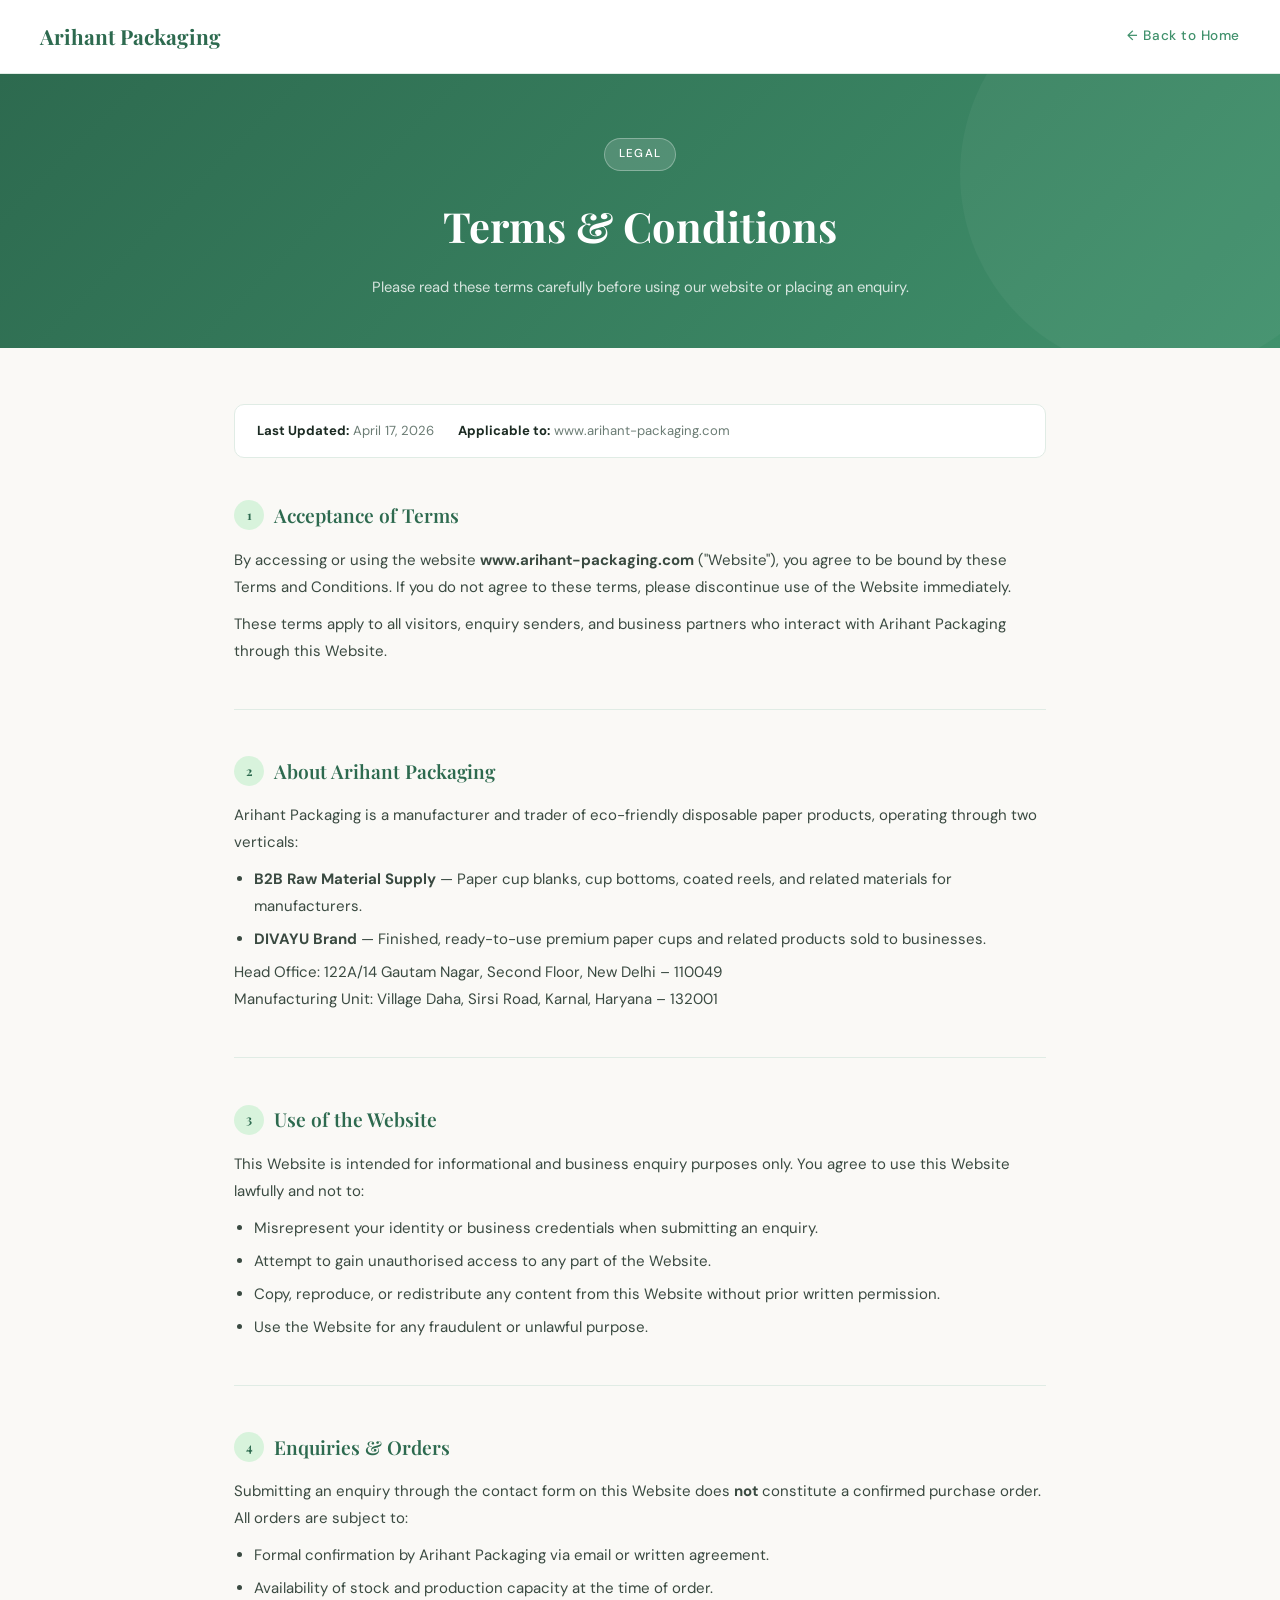
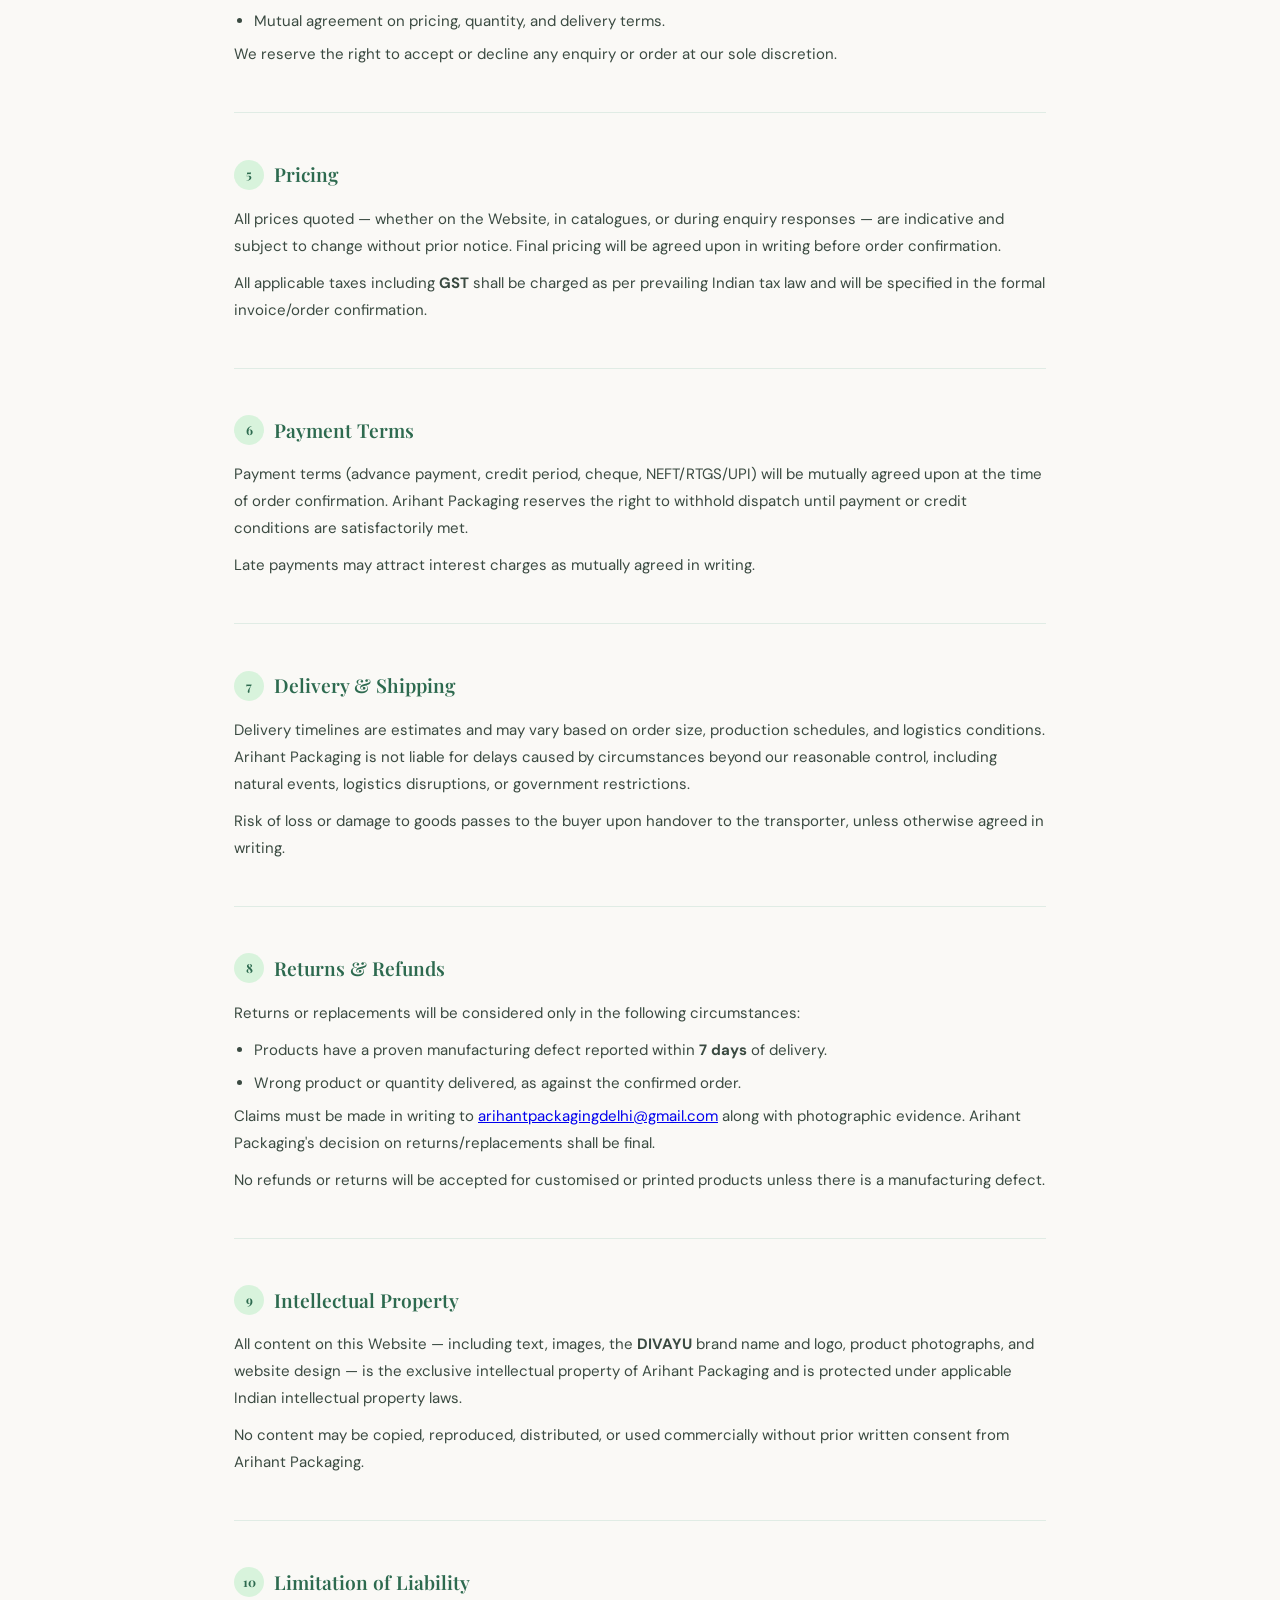
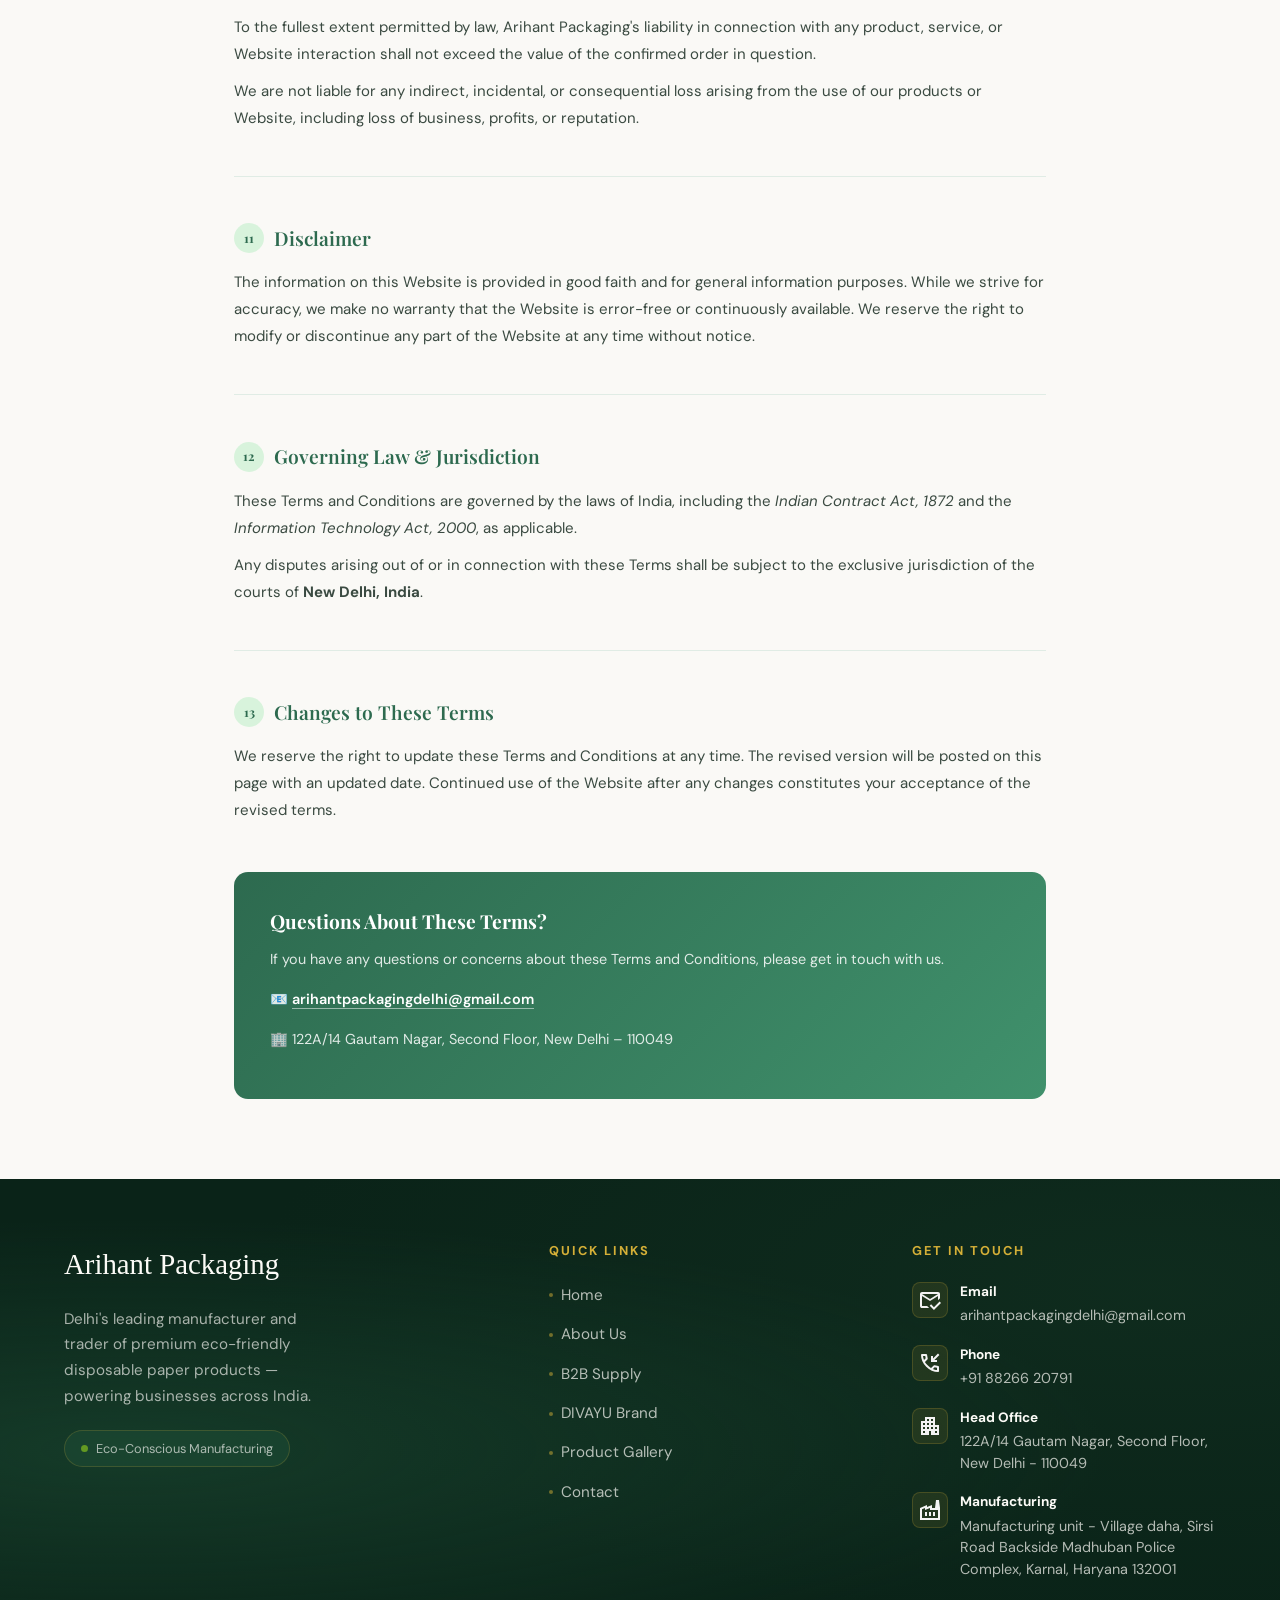
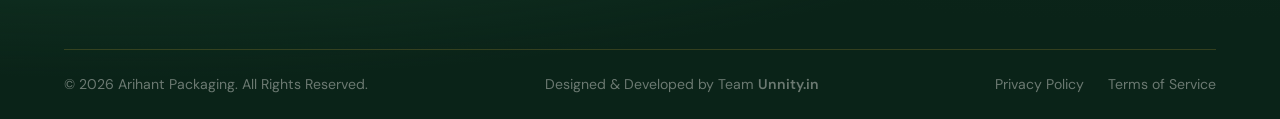
<file: terms-and-conditions.html>
<!doctype html>
<html lang="en">
  <head>
    <meta charset="UTF-8" />
    <meta name="viewport" content="width=device-width, initial-scale=1.0" />
    <title>Terms & Conditions | Arihant Packaging</title>
    <link rel="preconnect" href="https://fonts.googleapis.com" />
    <link
      href="https://fonts.googleapis.com/css2?family=Playfair+Display:wght@600;700&family=DM+Sans:wght@300;400;500&display=swap"
      rel="stylesheet"
    />
    <style>
      :root {
        --green: #2d6a4f;
        --green-light: #40916c;
        --green-pale: #d8f3dc;
        --cream: #faf9f6;
        --text: #1b2a22;
        --muted: #6b7c74;
        --border: #e0ece5;
      }
      * {
        margin: 0;
        padding: 0;
        box-sizing: border-box;
      }
      body {
        font-family: "DM Sans", sans-serif;
        background: var(--cream);
        color: var(--text);
        font-size: 15px;
        line-height: 1.8;
      }

      /* NAV */
      nav {
        background: #fff;
        border-bottom: 1px solid var(--border);
        padding: 18px 40px;
        display: flex;
        align-items: center;
        justify-content: space-between;
        position: sticky;
        top: 0;
        z-index: 100;
      }
      .nav-logo {
        font-family: "Playfair Display", serif;
        font-size: 1.3rem;
        color: var(--green);
        text-decoration: none;
        font-weight: 700;
      }
      .nav-link {
        color: var(--green-light);
        text-decoration: none;
        font-size: 0.85rem;
        font-weight: 500;
        letter-spacing: 0.04em;
      }
      .nav-link:hover {
        text-decoration: underline;
      }

      /* HERO BANNER */
      .hero {
        background: linear-gradient(
          135deg,
          var(--green) 0%,
          var(--green-light) 100%
        );
        color: white;
        padding: 64px 40px 48px;
        text-align: center;
        position: relative;
        overflow: hidden;
      }
      .hero::before {
        content: "";
        position: absolute;
        width: 400px;
        height: 400px;
        background: rgba(255, 255, 255, 0.04);
        border-radius: 50%;
        top: -100px;
        right: -80px;
      }
      .hero-tag {
        display: inline-block;
        background: rgba(255, 255, 255, 0.15);
        border: 1px solid rgba(255, 255, 255, 0.3);
        color: #fff;
        font-size: 0.72rem;
        font-weight: 500;
        letter-spacing: 0.12em;
        text-transform: uppercase;
        padding: 5px 14px;
        border-radius: 20px;
        margin-bottom: 18px;
      }
      .hero h1 {
        font-family: "Playfair Display", serif;
        font-size: 2.6rem;
        font-weight: 700;
        margin-bottom: 10px;
      }
      .hero p {
        color: rgba(255, 255, 255, 0.8);
        font-size: 0.92rem;
      }

      /* LAYOUT */
      .wrapper {
        max-width: 860px;
        margin: 0 auto;
        padding: 56px 24px 80px;
      }

      /* LAST UPDATED */
      .meta-bar {
        display: flex;
        align-items: center;
        gap: 24px;
        background: #fff;
        border: 1px solid var(--border);
        border-radius: 10px;
        padding: 14px 22px;
        margin-bottom: 40px;
        font-size: 0.82rem;
        color: var(--muted);
      }
      .meta-bar span strong {
        color: var(--text);
      }

      /* SECTION */
      .section {
        margin-bottom: 44px;
      }
      .section-number {
        display: inline-flex;
        align-items: center;
        justify-content: center;
        width: 30px;
        height: 30px;
        background: var(--green-pale);
        color: var(--green);
        font-weight: 700;
        font-size: 0.78rem;
        border-radius: 50%;
        margin-right: 10px;
        flex-shrink: 0;
      }
      .section h2 {
        font-family: "Playfair Display", serif;
        font-size: 1.2rem;
        font-weight: 600;
        color: var(--green);
        margin-bottom: 14px;
        display: flex;
        align-items: center;
      }
      .section p {
        color: #3a4a41;
        margin-bottom: 10px;
      }
      .section ul {
        padding-left: 20px;
      }
      .section ul li {
        color: #3a4a41;
        margin-bottom: 6px;
      }

      /* DIVIDER */
      hr.divider {
        border: none;
        border-top: 1px solid var(--border);
        margin: 0 0 44px;
      }

      /* CONTACT BOX */
      .contact-box {
        background: linear-gradient(
          135deg,
          var(--green) 0%,
          var(--green-light) 100%
        );
        border-radius: 14px;
        padding: 32px 36px;
        color: white;
        margin-top: 48px;
      }
      .contact-box h3 {
        font-family: "Playfair Display", serif;
        font-size: 1.2rem;
        margin-bottom: 8px;
      }
      .contact-box p {
        color: rgba(255, 255, 255, 0.85);
        font-size: 0.9rem;
        margin-bottom: 14px;
      }
      .contact-box a {
        color: #fff;
        font-weight: 600;
        text-decoration: none;
        border-bottom: 1px solid rgba(255, 255, 255, 0.5);
      }

      /* =============================================
         FOOTER — matches main site exactly
         ============================================= */
      .footer {
        background-color: #0a2318;
        background-image:
          radial-gradient(
            ellipse at 10% 50%,
            rgba(30, 78, 54, 0.55) 0%,
            transparent 60%
          ),
          radial-gradient(
            ellipse at 90% 20%,
            rgba(17, 47, 32, 0.7) 0%,
            transparent 55%
          );
        color: #fcfbf7;
        padding: 60px 0 0;
      }

      .footer-container {
        width: 90%;
        max-width: 1280px;
        margin: 0 auto;
      }

      .footer-grid {
        display: grid;
        grid-template-columns: 1.4fr 1fr 1fr;
        gap: 60px;
        padding-bottom: 50px;
        border-bottom: 1px solid rgba(212, 175, 55, 0.2);
      }

      .footer-logo {
        font-family: "DM Serif Display", serif;
        font-size: 1.8rem;
        color: #fcfbf7;
        display: block;
        margin-bottom: 16px;
        text-decoration: none;
      }

      .footer-tagline {
        font-size: 0.95rem;
        line-height: 1.7;
        color: rgba(252, 251, 247, 0.65);
        max-width: 280px;
      }

      .footer-eco-badge {
        display: inline-flex;
        align-items: center;
        gap: 8px;
        background: rgba(30, 78, 54, 0.5);
        border: 1px solid rgba(212, 175, 55, 0.2);
        border-radius: 50px;
        padding: 6px 16px;
        font-size: 0.8rem;
        color: rgba(252, 251, 247, 0.65);
        margin-top: 20px;
      }

      .footer-eco-dot {
        width: 7px;
        height: 7px;
        border-radius: 50%;
        background: #639922;
        flex-shrink: 0;
      }

      .footer-col-title {
        font-size: 0.8rem;
        font-weight: 700;
        letter-spacing: 2px;
        text-transform: uppercase;
        color: #d4af37;
        margin-bottom: 20px;
      }

      .footer-links {
        display: flex;
        flex-direction: column;
        gap: 12px;
        list-style: none;
      }

      .footer-links a {
        font-size: 0.95rem;
        color: rgba(252, 251, 247, 0.7);
        text-decoration: none;
        display: flex;
        align-items: center;
        gap: 8px;
        transition: color 0.2s ease;
      }

      .footer-links a::before {
        content: "";
        display: inline-block;
        width: 4px;
        height: 4px;
        border-radius: 50%;
        background: #d4af37;
        opacity: 0.5;
        flex-shrink: 0;
      }

      .footer-links a:hover {
        color: #d4af37;
      }

      .footer-contact-item {
        display: flex;
        gap: 12px;
        margin-bottom: 18px;
        align-items: flex-start;
      }

      .footer-contact-icon {
        width: 36px;
        height: 36px;
        background: rgba(212, 175, 55, 0.1);
        border: 1px solid rgba(212, 175, 55, 0.2);
        border-radius: 8px;
        display: flex;
        align-items: center;
        justify-content: center;
        font-size: 14px;
        flex-shrink: 0;
      }

      .footer-contact-text {
        font-size: 0.9rem;
        color: rgba(252, 251, 247, 0.7);
        line-height: 1.5;
      }

      .footer-contact-text strong {
        display: block;
        color: #fcfbf7;
        font-size: 0.85rem;
        margin-bottom: 3px;
      }

      .footer-bottom {
        display: flex;
        justify-content: space-between;
        align-items: center;
        padding: 22px 0;
        font-size: 0.88rem;
        color: rgba(252, 251, 247, 0.4);
      }

      .footer-bottom p a {
        text-decoration: none;
        color: rgba(252, 251, 247, 0.4);
        transition: color 0.2s ease;
      }

      .footer-bottom p a:hover {
        color: #d4af37;
      }

      .footer-bottom p a strong {
        color: rgba(252, 251, 247, 0.4);
        font-weight: 600;
      }

      .footer-bottom-links {
        display: flex;
        gap: 24px;
      }

      .footer-bottom-links a {
        color: rgba(252, 251, 247, 0.4);
        text-decoration: none;
        transition: color 0.2s ease;
      }

      .footer-bottom-links a:hover {
        color: #d4af37;
      }

      @media (max-width: 768px) {
        .footer-grid {
          grid-template-columns: 1fr;
          gap: 40px;
        }
        .footer-tagline {
          max-width: 100%;
        }
        .footer-bottom {
          flex-direction: column;
          gap: 15px;
          text-align: center;
        }
      }
    </style>
  </head>
  <body>
    <nav>
      <a href="https://www.arihant-packaging.com" class="nav-logo"
        >Arihant Packaging</a
      >
      <a href="https://www.arihant-packaging.com" class="nav-link"
        >← Back to Home</a
      >
    </nav>

    <div class="hero">
      <div class="hero-tag">Legal</div>
      <h1>Terms &amp; Conditions</h1>
      <p>
        Please read these terms carefully before using our website or placing an
        enquiry.
      </p>
    </div>

    <div class="wrapper">
      <div class="meta-bar">
        <span><strong>Last Updated:</strong> April 17, 2026</span>
        <span><strong>Applicable to:</strong> www.arihant-packaging.com</span>
      </div>

      <!-- 1 -->
      <div class="section">
        <h2><span class="section-number">1</span> Acceptance of Terms</h2>
        <p>
          By accessing or using the website
          <strong>www.arihant-packaging.com</strong> ("Website"), you agree to
          be bound by these Terms and Conditions. If you do not agree to these
          terms, please discontinue use of the Website immediately.
        </p>
        <p>
          These terms apply to all visitors, enquiry senders, and business
          partners who interact with Arihant Packaging through this Website.
        </p>
      </div>
      <hr class="divider" />

      <!-- 2 -->
      <div class="section">
        <h2><span class="section-number">2</span> About Arihant Packaging</h2>
        <p>
          Arihant Packaging is a manufacturer and trader of eco-friendly
          disposable paper products, operating through two verticals:
        </p>
        <ul>
          <li>
            <strong>B2B Raw Material Supply</strong> — Paper cup blanks, cup
            bottoms, coated reels, and related materials for manufacturers.
          </li>
          <li>
            <strong>DIVAYU Brand</strong> — Finished, ready-to-use premium paper
            cups and related products sold to businesses.
          </li>
        </ul>
        <p>
          Head Office: 122A/14 Gautam Nagar, Second Floor, New Delhi – 110049<br />
          Manufacturing Unit: Village Daha, Sirsi Road, Karnal, Haryana – 132001
        </p>
      </div>
      <hr class="divider" />

      <!-- 3 -->
      <div class="section">
        <h2><span class="section-number">3</span> Use of the Website</h2>
        <p>
          This Website is intended for informational and business enquiry
          purposes only. You agree to use this Website lawfully and not to:
        </p>
        <ul>
          <li>
            Misrepresent your identity or business credentials when submitting
            an enquiry.
          </li>
          <li>
            Attempt to gain unauthorised access to any part of the Website.
          </li>
          <li>
            Copy, reproduce, or redistribute any content from this Website
            without prior written permission.
          </li>
          <li>Use the Website for any fraudulent or unlawful purpose.</li>
        </ul>
      </div>
      <hr class="divider" />

      <!-- 4 -->
      <div class="section">
        <h2><span class="section-number">4</span> Enquiries &amp; Orders</h2>
        <p>
          Submitting an enquiry through the contact form on this Website does
          <strong>not</strong> constitute a confirmed purchase order. All orders
          are subject to:
        </p>
        <ul>
          <li>
            Formal confirmation by Arihant Packaging via email or written
            agreement.
          </li>
          <li>
            Availability of stock and production capacity at the time of order.
          </li>
          <li>Mutual agreement on pricing, quantity, and delivery terms.</li>
        </ul>
        <p>
          We reserve the right to accept or decline any enquiry or order at our
          sole discretion.
        </p>
      </div>
      <hr class="divider" />

      <!-- 5 -->
      <div class="section">
        <h2><span class="section-number">5</span> Pricing</h2>
        <p>
          All prices quoted — whether on the Website, in catalogues, or during
          enquiry responses — are indicative and subject to change without prior
          notice. Final pricing will be agreed upon in writing before order
          confirmation.
        </p>
        <p>
          All applicable taxes including <strong>GST</strong> shall be charged
          as per prevailing Indian tax law and will be specified in the formal
          invoice/order confirmation.
        </p>
      </div>
      <hr class="divider" />

      <!-- 6 -->
      <div class="section">
        <h2><span class="section-number">6</span> Payment Terms</h2>
        <p>
          Payment terms (advance payment, credit period, cheque, NEFT/RTGS/UPI)
          will be mutually agreed upon at the time of order confirmation.
          Arihant Packaging reserves the right to withhold dispatch until
          payment or credit conditions are satisfactorily met.
        </p>
        <p>
          Late payments may attract interest charges as mutually agreed in
          writing.
        </p>
      </div>
      <hr class="divider" />

      <!-- 7 -->
      <div class="section">
        <h2><span class="section-number">7</span> Delivery &amp; Shipping</h2>
        <p>
          Delivery timelines are estimates and may vary based on order size,
          production schedules, and logistics conditions. Arihant Packaging is
          not liable for delays caused by circumstances beyond our reasonable
          control, including natural events, logistics disruptions, or
          government restrictions.
        </p>
        <p>
          Risk of loss or damage to goods passes to the buyer upon handover to
          the transporter, unless otherwise agreed in writing.
        </p>
      </div>
      <hr class="divider" />

      <!-- 8 -->
      <div class="section">
        <h2><span class="section-number">8</span> Returns &amp; Refunds</h2>
        <p>
          Returns or replacements will be considered only in the following
          circumstances:
        </p>
        <ul>
          <li>
            Products have a proven manufacturing defect reported within
            <strong>7 days</strong> of delivery.
          </li>
          <li>
            Wrong product or quantity delivered, as against the confirmed order.
          </li>
        </ul>
        <p>
          Claims must be made in writing to
          <a href="mailto:arihantpackagingdelhi@gmail.com"
            >arihantpackagingdelhi@gmail.com</a
          >
          along with photographic evidence. Arihant Packaging's decision on
          returns/replacements shall be final.
        </p>
        <p>
          No refunds or returns will be accepted for customised or printed
          products unless there is a manufacturing defect.
        </p>
      </div>
      <hr class="divider" />

      <!-- 9 -->
      <div class="section">
        <h2><span class="section-number">9</span> Intellectual Property</h2>
        <p>
          All content on this Website — including text, images, the
          <strong>DIVAYU</strong> brand name and logo, product photographs, and
          website design — is the exclusive intellectual property of Arihant
          Packaging and is protected under applicable Indian intellectual
          property laws.
        </p>
        <p>
          No content may be copied, reproduced, distributed, or used
          commercially without prior written consent from Arihant Packaging.
        </p>
      </div>
      <hr class="divider" />

      <!-- 10 -->
      <div class="section">
        <h2><span class="section-number">10</span> Limitation of Liability</h2>
        <p>
          To the fullest extent permitted by law, Arihant Packaging's liability
          in connection with any product, service, or Website interaction shall
          not exceed the value of the confirmed order in question.
        </p>
        <p>
          We are not liable for any indirect, incidental, or consequential loss
          arising from the use of our products or Website, including loss of
          business, profits, or reputation.
        </p>
      </div>
      <hr class="divider" />

      <!-- 11 -->
      <div class="section">
        <h2><span class="section-number">11</span> Disclaimer</h2>
        <p>
          The information on this Website is provided in good faith and for
          general information purposes. While we strive for accuracy, we make no
          warranty that the Website is error-free or continuously available. We
          reserve the right to modify or discontinue any part of the Website at
          any time without notice.
        </p>
      </div>
      <hr class="divider" />

      <!-- 12 -->
      <div class="section">
        <h2>
          <span class="section-number">12</span> Governing Law &amp;
          Jurisdiction
        </h2>
        <p>
          These Terms and Conditions are governed by the laws of India,
          including the <em>Indian Contract Act, 1872</em> and the
          <em>Information Technology Act, 2000</em>, as applicable.
        </p>
        <p>
          Any disputes arising out of or in connection with these Terms shall be
          subject to the exclusive jurisdiction of the courts of
          <strong>New Delhi, India</strong>.
        </p>
      </div>
      <hr class="divider" />

      <!-- 13 -->
      <div class="section">
        <h2><span class="section-number">13</span> Changes to These Terms</h2>
        <p>
          We reserve the right to update these Terms and Conditions at any time.
          The revised version will be posted on this page with an updated date.
          Continued use of the Website after any changes constitutes your
          acceptance of the revised terms.
        </p>
      </div>

      <div class="contact-box">
        <h3>Questions About These Terms?</h3>
        <p>
          If you have any questions or concerns about these Terms and
          Conditions, please get in touch with us.
        </p>
        <p>
          📧
          <a href="mailto:arihantpackagingdelhi@gmail.com"
            >arihantpackagingdelhi@gmail.com</a
          >
        </p>
        <p>🏢 122A/14 Gautam Nagar, Second Floor, New Delhi – 110049</p>
      </div>
    </div>

    <footer class="footer" id="footer">
      <div class="footer-container">
        <div class="footer-grid">
          <!-- Col 1: Brand -->
          <div class="footer-brand">
            <a href="#" class="footer-logo">Arihant Packaging</a>
            <p class="footer-tagline">
              Delhi's leading manufacturer and trader of premium eco-friendly
              disposable paper products — powering businesses across India.
            </p>
            <div class="footer-eco-badge">
              <span class="footer-eco-dot"></span>
              Eco-Conscious Manufacturing
            </div>
          </div>

          <!-- Col 2: Quick Links -->
          <div class="footer-col">
            <p class="footer-col-title">Quick Links</p>
            <ul class="footer-links">
              <li><a href="#home">Home</a></li>
              <li><a href="#about">About Us</a></li>
              <li><a href="#b2b-supply">B2B Supply</a></li>
              <li><a href="#divayu">DIVAYU Brand</a></li>
              <li><a href="#gallery">Product Gallery</a></li>
              <li><a href="#contact">Contact</a></li>
            </ul>
          </div>

          <!-- Col 3: Contact -->
          <div class="footer-col">
            <p class="footer-col-title">Get in Touch</p>
            <div class="footer-contact-item">
              <div class="footer-contact-icon">
                <svg
                  xmlns="http://www.w3.org/2000/svg"
                  height="24px"
                  viewBox="0 -960 960 960"
                  width="24px"
                  fill="#F3F3F3"
                >
                  <path
                    d="M638-80 468-250l56-56 114 114 226-226 56 56L638-80ZM480-520l320-200H160l320 200Zm0 80L160-640v400h206l80 80H160q-33 0-56.5-23.5T80-240v-480q0-33 23.5-56.5T160-800h640q33 0 56.5 23.5T880-720v174l-80 80v-174L480-440Zm0 0Zm0-80Zm0 80Z"
                  />
                </svg>
              </div>
              <div class="footer-contact-text">
                <strong>Email</strong>
                arihantpackagingdelhi@gmail.com
              </div>
            </div>
            <div class="footer-contact-item">
              <div class="footer-contact-icon">
                <svg
                  xmlns="http://www.w3.org/2000/svg"
                  height="24px"
                  viewBox="0 -960 960 960"
                  width="24px"
                  fill="#F3F3F3"
                >
                  <path
                    d="M520-520v-240h80v104l200-200 56 56-200 200h104v80H520Zm278 400q-125 0-247-54.5T329-329Q229-429 174.5-551T120-798q0-18 12-30t30-12h162q14 0 25 9.5t13 22.5l26 140q2 16-1 27t-11 19l-97 98q20 37 47.5 71.5T387-386q31 31 65 57.5t72 48.5l94-94q9-9 23.5-13.5T670-390l138 28q14 4 23 14.5t9 23.5v162q0 18-12 30t-30 12ZM241-600l66-66-17-94h-89q5 41 14 81t26 79Zm358 358q39 17 79.5 27t81.5 13v-88l-94-19-67 67ZM241-600Zm358 358Z"
                  />
                </svg>
              </div>
              <div class="footer-contact-text">
                <strong>Phone </strong>
                +91 88266 20791
              </div>
            </div>
            <div class="footer-contact-item">
              <div class="footer-contact-icon">
                <svg
                  xmlns="http://www.w3.org/2000/svg"
                  height="24px"
                  viewBox="0 -960 960 960"
                  width="24px"
                  fill="#F3F3F3"
                >
                  <path
                    d="M120-120v-560h160v-160h400v320h160v400H520v-160h-80v160H120Zm80-80h80v-80h-80v80Zm0-160h80v-80h-80v80Zm0-160h80v-80h-80v80Zm160 160h80v-80h-80v80Zm0-160h80v-80h-80v80Zm0-160h80v-80h-80v80Zm160 320h80v-80h-80v80Zm0-160h80v-80h-80v80Zm0-160h80v-80h-80v80Zm160 480h80v-80h-80v80Zm0-160h80v-80h-80v80Z"
                  />
                </svg>
              </div>
              <div class="footer-contact-text">
                <strong>Head Office</strong>
                122A/14 Gautam Nagar, Second Floor, New Delhi - 110049
              </div>
            </div>
            <div class="footer-contact-item">
              <div class="footer-contact-icon">
                <svg
                  xmlns="http://www.w3.org/2000/svg"
                  height="24px"
                  viewBox="0 -960 960 960"
                  width="24px"
                  fill="#F3F3F3"
                >
                  <path
                    d="M80-80v-481l280-119v80l200-80v120h320v480H80Zm80-80h640v-320H480v-82l-200 80v-78l-120 53v347Zm280-80h80v-160h-80v160Zm-160 0h80v-160h-80v160Zm320 0h80v-160h-80v160Zm280-320H680l40-320h120l40 320ZM160-160h640-640Z"
                  />
                </svg>
              </div>
              <div class="footer-contact-text">
                <strong>Manufacturing</strong>
                Manufacturing unit - Village daha, Sirsi Road Backside Madhuban
                Police Complex, Karnal, Haryana 132001
              </div>
            </div>
          </div>
        </div>

        <div class="footer-bottom">
          <p>&copy; 2026 Arihant Packaging. All Rights Reserved.</p>
          <p>
            Designed & Developed by Team
            <a href="https://unnity.in" target="_blank"
              ><strong class="terms-text">Unnity.in</strong></a
            >
          </p>
          <div class="footer-bottom-links">
            <a href="privacy-policy.html">Privacy Policy</a>
            <a href="terms-and-conditions.html">Terms of Service</a>
          </div>
        </div>
      </div>
    </footer>
  </body>
</html>
</file>
<file: styles.css>
/* ==========================================================================
   CSS Variables & Base Reset
   ========================================================================== */
:root {
  --color-bg-primary: #fcfbf7; /* Cream */
  --color-bg-secondary: #f0ede4; /* Deeper Cream */
  --color-terracotta: #d4af37; /* Gold */
  --color-terracotta-dark: #b99525; /* Darker Gold */
  --color-dark-brown: #112f20; /* Deep Forest Green */
  --color-dark-brown-light: #1e4e36; /* Lighter Forest Green */
  --color-white: #ffffff;

  --font-heading: "DM Serif Display", serif;
  --font-body: "DM Sans", sans-serif;

  --transition-fast: 0.2s ease-in-out;
  --transition-base: 0.4s cubic-bezier(0.25, 1, 0.5, 1);
  --transition-slow: 0.8s cubic-bezier(0.25, 1, 0.5, 1);

  --radius-sm: 8px;
  --radius-md: 16px;
  --radius-lg: 24px;

  --shadow-sm: 0 4px 10px rgba(17, 47, 32, 0.05);
  --shadow-md: 0 10px 30px rgba(17, 47, 32, 0.1);
  --shadow-lg: 0 20px 40px rgba(17, 47, 32, 0.15);
}

* {
  margin: 0;
  padding: 0;
  box-sizing: border-box;
}

html {
  scroll-behavior: smooth;
  font-size: 16px;
  overflow-x: hidden;
}

body {
  font-family: var(--font-body);
  background-color: var(--color-bg-primary);
  color: var(--color-dark-brown);
  line-height: 1.6;
  overflow-x: hidden;
  -webkit-font-smoothing: antialiased;
}

h1,
h2,
h3,
h4,
h5,
h6 {
  font-family: var(--font-heading);
  font-weight: 400;
  line-height: 1.2;
  color: var(--color-dark-brown);
}

a {
  text-decoration: none;
  color: inherit;
  transition: var(--transition-base);
}

ul {
  list-style: none;
}

.container {
  width: 90%;
  max-width: 1280px;
  margin: 0 auto;
}

.section {
  padding: 100px 0;
}

.alternate-bg {
  background-color: var(--color-bg-secondary);
}

.section-header.center {
  text-align: center;
  margin-bottom: 60px;
}

.section-title {
  font-size: 3rem;
  margin-bottom: 10px;
}

.subtitle {
  display: block;
  font-family: var(--font-body);
  font-size: 0.9rem;
  font-weight: 700;
  letter-spacing: 2px;
  text-transform: uppercase;
  color: var(--color-terracotta);
  margin-bottom: 10px;
}

.title-divider {
  width: 80px;
  height: 4px;
  background-color: var(--color-terracotta);
  margin: 20px 0 30px;
  border-radius: 2px;
}

.center-divider {
  margin: 20px auto 30px;
}

.section-description {
  max-width: 850px;
  margin: 0 auto;
  font-size: 1.1rem;
  color: var(--color-dark-brown-light);
}

.fluid-img {
  width: 100%;
  max-height: 700px;
  display: block;
}

.border-radius-lg {
  border-radius: var(--radius-lg);
}
.shadow-lg {
  box-shadow: var(--shadow-lg);
}
.mt-4 {
  margin-top: 2rem;
}

/* ==========================================================================
   Buttons
   ========================================================================== */
.btn {
  display: inline-flex;
  align-items: center;
  justify-content: center;
  padding: 14px 32px;
  font-weight: 600;
  border-radius: 50px;
  font-size: 1rem;
  cursor: pointer;
  transition: var(--transition-base);
  border: 2px solid transparent;
}

.btn-primary {
  background-color: var(--color-terracotta);
  color: var(--color-white);
}

.btn-primary:hover {
  background-color: var(--color-terracotta-dark);
  transform: translateY(-3px);
  box-shadow: var(--shadow-md);
}

.btn-secondary {
  background-color: transparent;
  border-color: var(--color-white);
  color: var(--color-white);
}

.btn-secondary:hover {
  background-color: var(--color-white);
  color: var(--color-dark-brown);
  transform: translateY(-3px);
}

/* ==========================================================================
   Navigation
   ========================================================================== */
.navbar {
  position: fixed;
  top: 0;
  left: 0;
  width: 100%;
  z-index: 100;
  padding: 20px 0;
  transition: var(--transition-base);
  background-color: transparent;
}

.navbar.scrolled {
  background-color: rgba(252, 251, 247, 0.95);
  backdrop-filter: blur(10px);
  padding: 15px 0;
  box-shadow: 0 2px 10px rgba(17, 47, 32, 0.1);
}

.navbar.scrolled .brand-logo,
.navbar.scrolled .nav-links a {
  color: var(--color-dark-brown);
}

.nav-container {
  display: flex;
  justify-content: space-between;
  align-items: center;
}

.brand-logo {
  font-family: var(--font-heading);
  font-size: 1.8rem;
  font-weight: 700;
  color: var(--color-white);
  z-index: 101;
}

.nav-links {
  display: flex;
  gap: 30px;
}

.nav-links a {
  color: var(--color-white);
  font-weight: 500;
  font-size: 1.05rem;
  position: relative;
}

.nav-links a::after {
  content: "";
  position: absolute;
  width: 0;
  height: 2px;
  bottom: -5px;
  left: 0;
  background-color: var(--color-terracotta);
  transition: var(--transition-base);
}

.nav-links a:hover::after {
  width: 100%;
}

.mobile-menu-btn {
  display: none;
  flex-direction: column;
  gap: 6px;
  cursor: pointer;
  z-index: 101;
}

.mobile-menu-btn span {
  width: 30px;
  height: 3px;
  background-color: var(--color-white);
  transition: var(--transition-base);
}

.navbar.scrolled .mobile-menu-btn span {
  background-color: var(--color-dark-brown);
}

.mobile-menu {
  position: fixed;
  top: 0;
  left: 100%;
  width: 100%;
  height: 100vh;
  background-color: var(--color-bg-primary);
  z-index: 99;
  display: flex;
  align-items: center;
  justify-content: center;
  transition: var(--transition-base);
}

.mobile-menu.active {
  left: 0;
}

.mobile-nav-links {
  display: flex;
  flex-direction: column;
  gap: 20px;
  text-align: center;
}

.mobile-nav-links a {
  font-family: var(--font-heading);
  font-size: 2.5rem;
  color: var(--color-dark-brown);
}

.mobile-nav-links a:hover {
  color: var(--color-terracotta);
}

/* ==========================================================================
   Hero Section
   ========================================================================== */
.hero {
  position: relative;
  height: 100vh;
  min-height: 700px;
  display: flex;
  align-items: center;
  color: var(--color-white);
  overflow: hidden;
}

.hero-image-container {
  position: absolute;
  top: 0;
  left: 0;
  width: 100%;
  height: 100%;
  z-index: 1;
}

.hero-bg-img {
  width: 100%;
  height: 100%;
  object-fit: cover;
  transform: scale(1.05); /* initial scale for subtle zoom out anim */
  animation: zoomOut 20s ease-out infinite alternate;
}

@keyframes zoomOut {
  0% {
    transform: scale(1.1);
  }
  100% {
    transform: scale(1);
  }
}

.hero-overlay {
  position: absolute;
  top: 0;
  left: 0;
  width: 100%;
  height: 100%;
  background: linear-gradient(
    to right,
    rgba(17, 47, 32, 0.8) 0%,
    rgba(17, 47, 32, 0.4) 60%,
    rgba(17, 47, 32, 0.1) 100%
  );
  z-index: 2;
}

.hero-content {
  position: relative;
  z-index: 3;
}

.hero-text-box {
  max-width: 650px;
}

.hero .subtitle {
  color: var(--color-bg-secondary);
}

.main-title {
  font-size: 4.5rem;
  color: var(--color-white);
  margin-bottom: 25px;
  line-height: 1.1;
  text-shadow: 0 4px 10px rgba(0, 0, 0, 0.3);
}

.hero-description {
  font-size: 1.25rem;
  margin-bottom: 40px;
  opacity: 0.9;
  max-width: 550px;
}

.hero-actions {
  display: flex;
  gap: 20px;
}

/* ==========================================================================
   About Section
   ========================================================================== */
.about-grid {
  display: grid;
  grid-template-columns: 1fr 1fr;
  gap: 60px;
  align-items: center;
}

.about-text {
  font-size: 1.1rem;
  margin-bottom: 20px;
  color: var(--color-dark-brown-light);
}

.stats-row {
  display: flex;
  gap: 40px;
  margin-top: 40px;
  padding-top: 40px;
  border-top: 1px solid rgba(17, 47, 32, 0.1);
}

.stat-item {
  display: flex;
  flex-direction: column;
}

.stat-number {
  font-family: var(--font-heading);
  font-size: 3rem;
  color: var(--color-terracotta);
  line-height: 1;
}

.stat-label {
  font-weight: 600;
  font-size: 0.95rem;
  letter-spacing: 1px;
  text-transform: uppercase;
  color: var(--color-dark-brown-light);
  margin-top: 5px;
}

.about-visual {
  position: relative;
  height: 500px;
  display: flex;
  flex-direction: column;
  justify-content: center;
  gap: 30px;
}

.about-visual::before {
  content: "";
  position: absolute;
  top: 50%;
  left: 50%;
  transform: translate(-50%, -50%);
  width: 300px;
  height: 300px;
  background-color: var(--color-bg-secondary);
  border-radius: 50%;
  z-index: 0;
}

.visual-card {
  background: var(--color-white);
  padding: 30px;
  border-radius: var(--radius-md);
  box-shadow: var(--shadow-md);
  position: relative;
  z-index: 1;
  max-width: 350px;
  transition: var(--transition-base);
  border-left: 4px solid var(--color-terracotta);
}

.visual-card-1 {
  align-self: flex-start;
}

.visual-card-2 {
  align-self: flex-end;
}

.visual-card h3 {
  font-family: var(--font-body);
  font-weight: 700;
  font-size: 1.25rem;
  margin-bottom: 5px;
}

.visual-card p {
  color: var(--color-dark-brown-light);
}

.visual-card:hover {
  transform: translateY(-5px);
  box-shadow: var(--shadow-lg);
}

/* ==========================================================================
   B2B Supply
   ========================================================================== */
.b2b-grid {
  display: grid;
  grid-template-columns: 1fr 1fr;
  gap: 60px;
  align-items: center;
}

.b2b-image-wrap {
  position: relative;
}

.b2b-image-wrap::after {
  content: "";
  position: absolute;
  bottom: -20px;
  right: -20px;
  width: 100%;
  height: 100%;
  border: 2px dashed var(--color-terracotta);
  border-radius: var(--radius-lg);
  z-index: -1;
}

.b2b-materials {
  display: flex;
  flex-direction: column;
  gap: 30px;
}

.material-card {
  display: flex;
  gap: 20px;
  background: var(--color-white);
  padding: 30px;
  border-radius: var(--radius-md);
  box-shadow: var(--shadow-sm);
  transition: var(--transition-base);
}

.material-card:hover {
  transform: translateX(10px);
  box-shadow: var(--shadow-md);
  border-left: 4px solid var(--color-terracotta);
}

.material-icon {
  font-family: var(--font-heading);
  font-size: 2.5rem;
  color: rgba(212, 175, 55, 0.2);
  font-weight: bold;
  line-height: 1;
}

.material-info h3 {
  font-size: 1.5rem;
  margin-bottom: 10px;
}

.material-info p {
  color: var(--color-dark-brown-light);
}

/* ==========================================================================
   DIVAYU Brand
   ========================================================================== */
.divayu-layout {
  display: grid;
  grid-template-columns: 1fr 1fr;
  gap: 80px;
  align-items: center;
}

.brand-badge {
  background-color: var(--color-terracotta);
  color: var(--color-white);
  padding: 8px 16px;
  border-radius: 50px;
  font-weight: 700;
  font-size: 0.85rem;
  letter-spacing: 1px;
  display: inline-block;
  margin-bottom: 20px;
}

.brand-title {
  font-size: 3.5rem;
}

.brand-description {
  font-size: 1.15rem;
  color: var(--color-dark-brown-light);
  margin-bottom: 30px;
}

.subsection-title {
  font-size: 1.5rem;
  margin-bottom: 20px;
}

.product-list {
  display: flex;
  flex-direction: column;
  gap: 15px;
}

.product-list li {
  position: relative;
  padding-left: 30px;
  color: var(--color-dark-brown-light);
}

.product-list li::before {
  content: "✓";
  position: absolute;
  left: 0;
  top: 0;
  color: var(--color-terracotta);
  font-weight: bold;
}

.divayu-image {
  position: relative;
  padding: 30px;
}

.image-frame {
  position: relative;
  background: var(--color-bg-primary);
  padding: 15px;
  border-radius: var(--radius-lg);
  box-shadow: var(--shadow-md);
  transform: rotate(3deg);
  transition: var(--transition-base);
}

.image-frame:hover {
  transform: rotate(0deg) scale(1.02);
  box-shadow: var(--shadow-lg);
}

.image-frame img {
  border-radius: var(--radius-md);
}

.image-caption {
  text-align: center;
  padding-top: 15px;
  font-family: var(--font-heading);
  font-size: 1.2rem;
  color: var(--color-dark-brown);
}

/* ==========================================================================
   Product Gallery
   ========================================================================== */
.gallery-grid {
  display: grid;
  grid-template-columns: repeat(5, 1fr);
  gap: 20px;
}

.gallery-item {
  position: relative;
  border-radius: var(--radius-md);
  overflow: hidden;
  aspect-ratio: 4/5;
  cursor: pointer;
  box-shadow: var(--shadow-md);
}

.gallery-item img {
  width: 100%;
  height: 100%;
  object-fit: cover;
  transition: transform 0.8s ease;
}

.gallery-overlay {
  position: absolute;
  bottom: 0;
  left: 0;
  width: 100%;
  padding: 40px 20px 20px;
  background: linear-gradient(
    to top,
    rgba(17, 47, 32, 0.9) 0%,
    transparent 100%
  );
  color: var(--color-white);
  transform: translateY(20px);
  opacity: 0;
  transition: var(--transition-base);
}

.gallery-overlay h4 {
  font-family: var(--font-heading);
  font-size: 1.5rem;
  color: var(--color-white);
}

.gallery-item:hover img {
  transform: scale(1.1);
}

.gallery-item:hover .gallery-overlay {
  transform: translateY(0);
  opacity: 1;
}

/* ==========================================================================
   Contact Section
   ========================================================================== */
.contact-wrapper {
  display: grid;
  grid-template-columns: 1fr 1fr;
  gap: 80px;
  background-color: var(--color-white);
  border-radius: var(--radius-lg);
  overflow: hidden;
  box-shadow: var(--shadow-lg);
}

.contact-info {
  background-color: var(--color-dark-brown);
  color: var(--color-bg-primary);
  padding: 60px;
}

.contact-info .section-title {
  color: var(--color-bg-primary);
}

.contact-intro {
  font-size: 1.1rem;
  margin-bottom: 40px;
  opacity: 0.9;
}

.contact-details {
  display: flex;
  flex-direction: column;
  gap: 30px;
}

.contact-method {
  display: flex;
  gap: 20px;
  align-items: flex-start;
}

.contact-icon {
  font-size: 1.5rem;
  color: var(--color-terracotta);
}

.contact-text {
  display: flex;
  flex-direction: column;
}

.contact-text strong {
  font-size: 1.1rem;
  margin-bottom: 5px;
  font-family: var(--font-heading);
}

.contact-text a:hover {
  color: var(--color-terracotta);
}

.contact-form-container {
  padding: 60px;
  background-color: var(--color-white);
}

.form-title {
  font-size: 2rem;
  margin-bottom: 30px;
}

.form-group {
  margin-bottom: 25px;
}

.form-group label {
  display: block;
  margin-bottom: 8px;
  font-weight: 600;
  font-size: 0.95rem;
}

.form-group input,
.form-group select,
.form-group textarea {
  width: 100%;
  padding: 15px;
  border: 1px solid rgba(17, 47, 32, 0.2);
  border-radius: var(--radius-sm);
  font-family: var(--font-body);
  font-size: 1rem;
  background-color: var(--color-bg-primary);
  transition: var(--transition-fast);
}

.form-group input:focus,
.form-group select:focus,
.form-group textarea:focus {
  outline: none;
  border-color: var(--color-terracotta);
  box-shadow: 0 0 0 3px rgba(212, 175, 55, 0.1);
}

.submit-btn {
  width: 100%;
}
.success-msg {
  color: var(--color-dark-brown-light);
  font-weight: 600;
  text-align: center;
  margin-top: 20px;
}

/* ==========================================================================
   Footer
   ========================================================================== */

/* ==========================================================================
   Animations & Transitions (JS Triggered)
   ========================================================================== */
.fade-up {
  opacity: 0;
  transform: translateY(30px);
  transition:
    opacity 0.8s ease-out,
    transform 0.8s ease-out;
}

.fade-up.visible {
  opacity: 1;
  transform: translateY(0);
}

.slide-in-left {
  opacity: 0;
  transform: translateX(-50px);
  transition:
    opacity 0.8s ease-out,
    transform 0.8s ease-out;
}

.slide-in-right {
  opacity: 0;
  transform: translateX(50px);
  transition:
    opacity 0.8s ease-out,
    transform 0.8s ease-out;
}

.slide-in-left.visible,
.slide-in-right.visible {
  opacity: 1;
  transform: translateX(0);
}

/* Hero Load Animations */
.slide-up {
  animation: slideUpFade 1s cubic-bezier(0.25, 1, 0.5, 1) forwards;
}

.slide-up-delay {
  opacity: 0;
  animation: slideUpFade 1s cubic-bezier(0.25, 1, 0.5, 1) 0.2s forwards;
}

.slide-up-delay-2 {
  opacity: 0;
  animation: slideUpFade 1s cubic-bezier(0.25, 1, 0.5, 1) 0.4s forwards;
}

.slide-up-delay-3 {
  opacity: 0;
  animation: slideUpFade 1s cubic-bezier(0.25, 1, 0.5, 1) 0.6s forwards;
}

@keyframes slideUpFade {
  from {
    opacity: 0;
    transform: translateY(30px);
  }
  to {
    opacity: 1;
    transform: translateY(0);
  }
}

/* ==========================================================================
   Responsive Design
   ========================================================================== */
@media (max-width: 1024px) {
  .main-title {
    font-size: 3.5rem;
  }
  .about-grid,
  .b2b-grid,
  .divayu-layout {
    gap: 40px;
  }
  .contact-wrapper {
    gap: 0;
    grid-template-columns: 1fr;
  }
}

@media (max-width: 768px) {
  .nav-links {
    display: none;
  }
  .mobile-menu-btn {
    display: flex;
  }

  .about-grid,
  .b2b-grid,
  .divayu-layout {
    grid-template-columns: 1fr;
  }

  .about-visual {
    height: auto;
    padding: 40px 0;
  }
  .visual-card {
    max-width: 100%;
    align-self: center;
  }

  .gallery-grid {
    grid-template-columns: repeat(2, 1fr);
  }
  .b2b-image-wrap {
    margin-bottom: 20px;
  }
  .divayu-image {
    padding: 0;
    margin-top: 30px;
  }

  .main-title {
    font-size: 2.8rem;
  }
  .brand-title {
    font-size: 2.8rem;
  }
}

@media (max-width: 480px) {
  .main-title {
    font-size: 2.2rem;
  }
  .section-title {
    font-size: 2.2rem;
  }
  .hero-actions {
    flex-direction: column;
  }
  .contact-info,
  .contact-form-container {
    padding: 40px 20px;
  }
  .stat-number {
    font-size: 2.5rem;
  }
}
/* =============================================
   Footer — Green Theme with Radial Glow
   ============================================= */
.footer {
  background-color: #0a2318;
  background-image:
    radial-gradient(
      ellipse at 10% 50%,
      rgba(30, 78, 54, 0.55) 0%,
      transparent 60%
    ),
    radial-gradient(
      ellipse at 90% 20%,
      rgba(17, 47, 32, 0.7) 0%,
      transparent 55%
    );
  color: var(--color-bg-primary);
  padding: 60px 0 0;
}

.footer-container {
  width: 90%;
  max-width: 1280px;
  margin: 0 auto;
}

.footer-grid {
  display: grid;
  grid-template-columns: 1.4fr 1fr 1fr;
  gap: 60px;
  padding-bottom: 50px;
  border-bottom: 1px solid rgba(212, 175, 55, 0.2);
}

.footer-logo {
  font-family: var(--font-heading);
  font-size: 1.8rem;
  color: var(--color-bg-primary);
  display: block;
  margin-bottom: 16px;
}

.footer-tagline {
  font-size: 0.95rem;
  line-height: 1.7;
  color: rgba(252, 251, 247, 0.65);
  max-width: 280px;
}

.footer-eco-badge {
  display: inline-flex;
  align-items: center;
  gap: 8px;
  background: rgba(30, 78, 54, 0.5);
  border: 1px solid rgba(212, 175, 55, 0.2);
  border-radius: 50px;
  padding: 6px 16px;
  font-size: 0.8rem;
  color: rgba(252, 251, 247, 0.65);
  margin-top: 20px;
}

.footer-eco-dot {
  width: 7px;
  height: 7px;
  border-radius: 50%;
  background: #639922;
  flex-shrink: 0;
}

.footer-col-title {
  font-size: 0.8rem;
  font-weight: 700;
  letter-spacing: 2px;
  text-transform: uppercase;
  color: var(--color-terracotta);
  margin-bottom: 20px;
}

.footer-links {
  display: flex;
  flex-direction: column;
  gap: 12px;
  list-style: none;
}

.footer-links a {
  font-size: 0.95rem;
  color: rgba(252, 251, 247, 0.7);
  text-decoration: none;
  display: flex;
  align-items: center;
  gap: 8px;
  transition: color 0.2s ease;
}

.footer-links a::before {
  content: "";
  display: inline-block;
  width: 4px;
  height: 4px;
  border-radius: 50%;
  background: var(--color-terracotta);
  opacity: 0.5;
  flex-shrink: 0;
}

.footer-links a:hover {
  color: var(--color-terracotta);
}

.footer-contact-item {
  display: flex;
  gap: 12px;
  margin-bottom: 18px;
  align-items: flex-start;
}

.footer-contact-icon {
  width: 36px;
  height: 36px;
  background: rgba(212, 175, 55, 0.1);
  border: 1px solid rgba(212, 175, 55, 0.2);
  border-radius: 8px;
  display: flex;
  align-items: center;
  justify-content: center;
  font-size: 14px;
  flex-shrink: 0;
}

.footer-contact-text {
  font-size: 0.9rem;
  color: rgba(252, 251, 247, 0.7);
  line-height: 1.5;
}

.footer-contact-text strong {
  display: block;
  color: var(--color-bg-primary);
  font-size: 0.85rem;
  margin-bottom: 3px;
}

.footer-bottom {
  display: flex;
  justify-content: space-between;
  align-items: center;
  padding: 22px 0;
  font-size: 0.88rem;
  color: rgba(252, 251, 247, 0.4);
}

.footer-bottom-links {
  display: flex;
  gap: 24px;
}

.footer-bottom-links a {
  color: rgba(252, 251, 247, 0.4);
  text-decoration: none;
  transition: color 0.2s ease;
}

.footer-bottom-links a:hover {
  color: var(--color-terracotta);
}

/* Footer Responsive */
@media (max-width: 768px) {
  .footer-grid {
    grid-template-columns: 1fr;
    gap: 40px;
  }
  .footer-tagline {
    max-width: 100%;
  }
  .footer-bottom {
    flex-direction: column;
    gap: 15px;
    text-align: center;
  }
}
</file>
